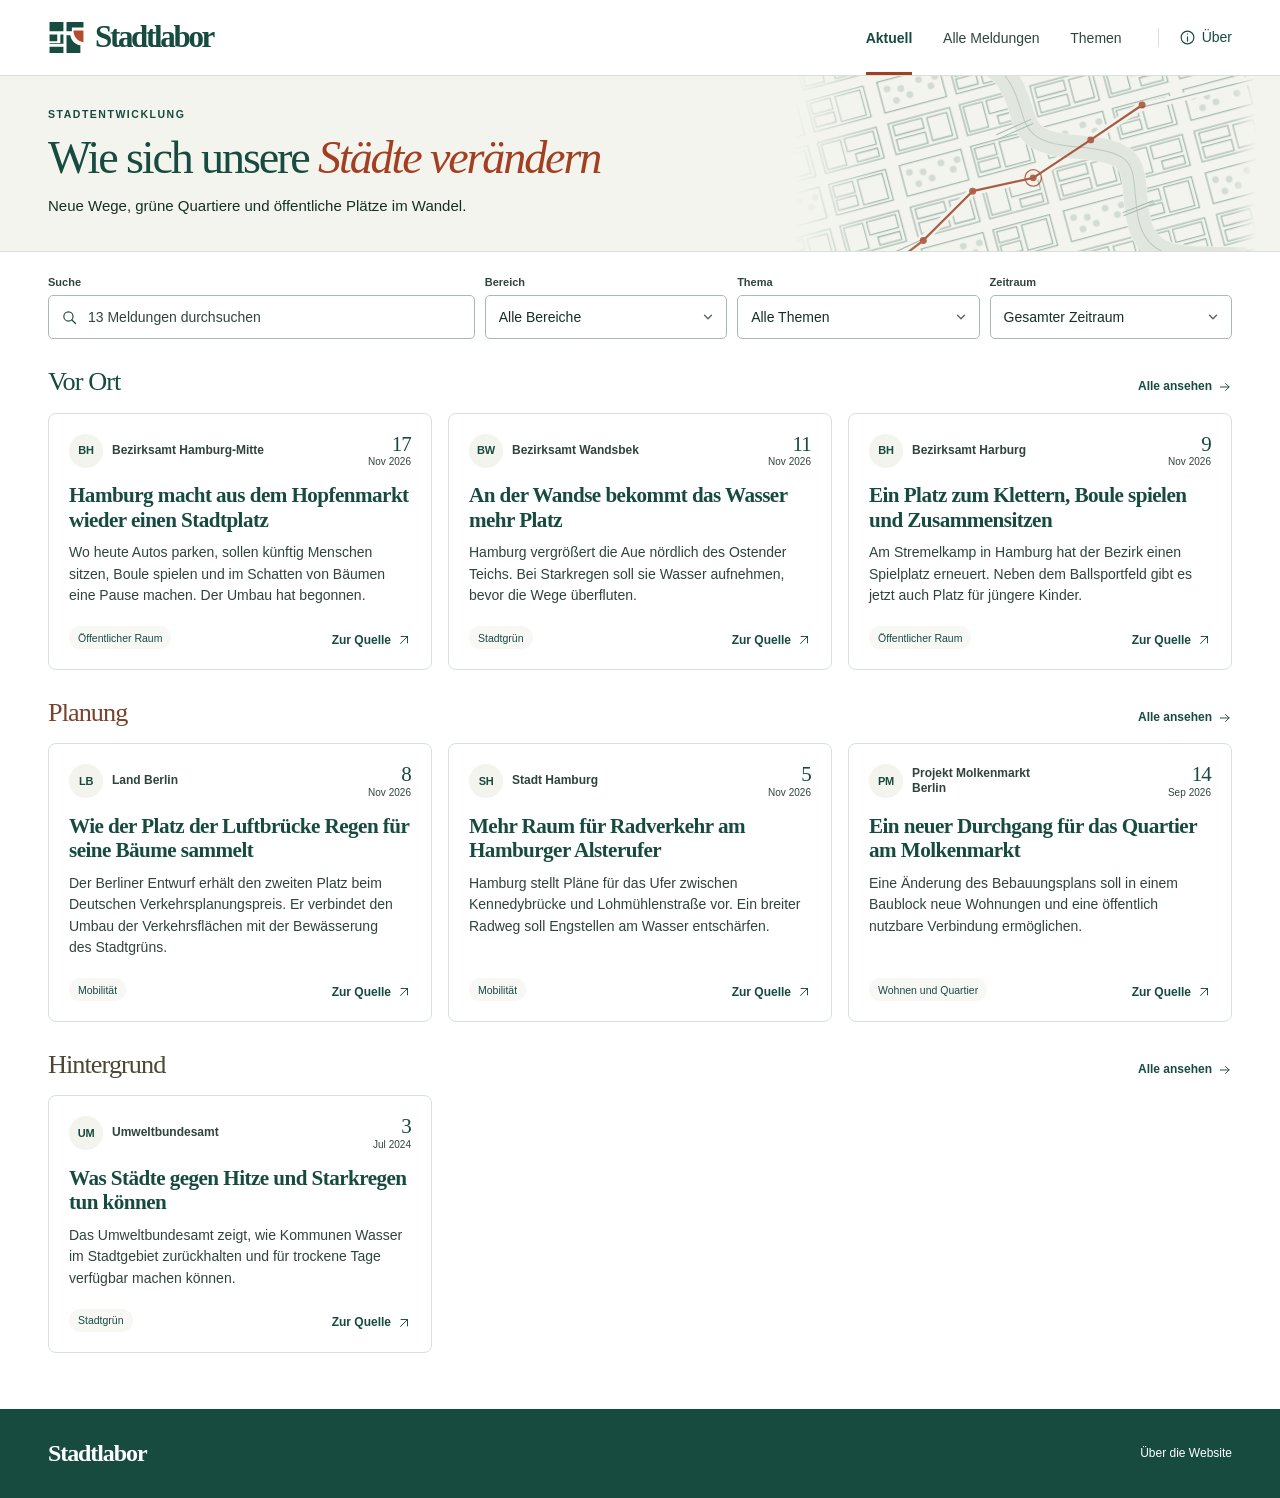
<file: index.html>
<!doctype html>
<html lang="de">
<head>
  <meta charset="utf-8">
  <meta name="viewport" content="width=device-width, initial-scale=1">
  <meta name="description" content="Aktuelle Meldungen und ihre Originalquellen nach Themen durchsuchen.">
  <meta name="theme-color" content="#144d42">
  <title>Newsfeed OS</title>
  <link rel="icon" id="site-icon" href="data:,">
  <link rel="stylesheet" href="assets/site.css">
  <script src="assets/app.js" type="module"></script>
</head>
<body>
  <a class="skip-link" href="#inhalt">Zum Inhalt</a>
  <div id="masthead"></div>
  <main id="inhalt" tabindex="-1">
    <div class="wrap"><p role="status">Meldungen werden geladen.</p></div>
  </main>
  <noscript><p>Bitte aktiviere JavaScript, um die Meldungen zu lesen.</p></noscript>
  <div id="colophon"></div>
</body>
</html>
</file>
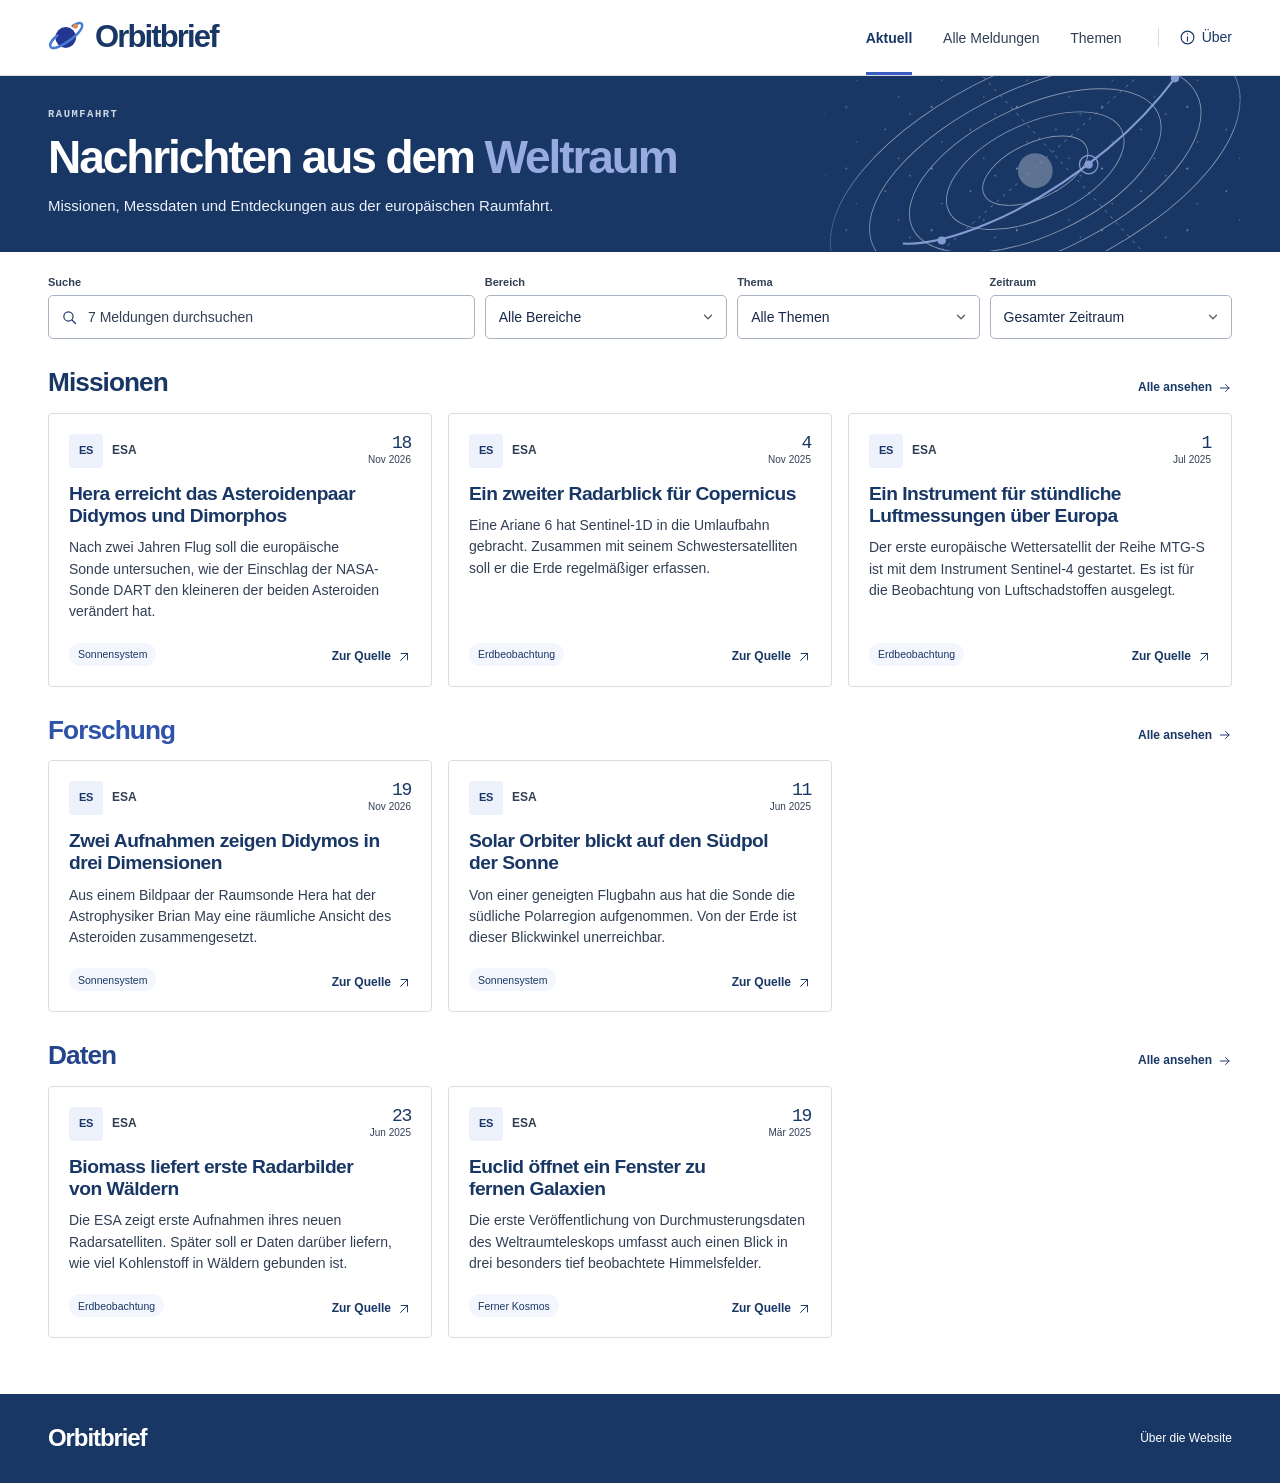
<file: docs/demos/Orbitbrief.html>
<!doctype html>
<html lang="de">
<head>
  <meta charset="utf-8">
  <meta name="viewport" content="width=device-width, initial-scale=1">
  <meta name="description" content="Missionen, Messdaten und Entdeckungen aus der europäischen Raumfahrt.">
  <meta name="theme-color" content="#193765">
  <title>Orbitbrief</title>
  <link rel="icon" id="site-icon" href="data:,">
  <style>
/* Profile tokens. The journal and atlas editions share their navigation and feed. */
:root {
  --primary: #174c40;
  --accent: #a84528;
  --ink: #172e29;
  --tint: #eff2e9;
  --paper: #fff;
  --surface: #fafaf7;
  --muted: color-mix(in srgb, var(--ink) 74%, #788078);
  --line: color-mix(in srgb, var(--primary) 17%, white);
  --strong-line: color-mix(in srgb, var(--primary) 38%, white);
  --soft: color-mix(in srgb, var(--tint) 62%, white);
  --display: "Spectral", Georgia, "Times New Roman", serif;
  --sans: "Inter", -apple-system, BlinkMacSystemFont, "Segoe UI", Arial, sans-serif;
  --mono: "IBM Plex Mono", ui-monospace, Menlo, Consolas, monospace;
  --content-width: 1200px;
  --radius: 8px;
  color-scheme: light;
  font-family: var(--sans);
  font-synthesis: none;
  color: var(--ink);
  background: var(--paper);
}

*, *::before, *::after { box-sizing: border-box; }
html { min-width: 0; }
body { margin: 0; min-height: 100vh; min-height: 100dvh; display: flex; flex-direction: column; }
main { flex: 1; }
a { color: inherit; text-decoration: none; }
a:focus-visible, button:focus-visible, input:focus-visible, select:focus-visible, [tabindex]:focus-visible {
  outline: 3px solid var(--accent);
  outline-offset: 3px;
}
button, input, select { font: inherit; color: inherit; }
button, select { cursor: pointer; }
img, svg { vertical-align: middle; }
img { max-width: 100%; }
h1, h2, h3, p { margin: 0; }
h1, h2, h3 { overflow-wrap: break-word; }
[hidden] { display: none !important; }
.icon { display: inline-block; width: 17px; height: 17px; flex: none; }
.wrap { width: min(calc(100% - 96px), var(--content-width)); margin-inline: auto; }

.skip-link {
  position: absolute; z-index: 10; left: 14px; top: 10px; transform: translateY(-155%);
  padding: 10px 16px; border-radius: 4px; background: var(--primary); color: white;
}
.skip-link:focus { transform: none; }

.site-header { position: relative; z-index: 1; background: var(--paper); border-bottom: 1px solid var(--line); }
.header-inner { min-height: 75px; display: flex; align-items: center; gap: 36px; }
.brand { display: inline-flex; gap: 10px; align-items: center; width: fit-content; min-width: 0; color: var(--primary); }
.brand-mark { width: 37px; height: 37px; object-fit: contain; flex: none; }
.brand-wordmark, .brand-mark.brand-wordmark { width: auto; height: 36px; max-width: min(300px,100%); object-fit: contain; }
.brand-name { font: 700 31px/.98 var(--display); letter-spacing: -.075em; }
.main-nav { margin-left: auto; display: flex; gap: clamp(16px, 2.4vw, 36px); align-items: stretch; align-self: stretch; }
.main-nav a, .about-link { display: inline-flex; align-items: center; justify-content: center; white-space: nowrap; font-size: 14px; line-height: 1.25; font-weight: 540; }
.main-nav a { position: relative; padding: 3px 0 0; color: var(--muted); }
.main-nav a:hover, .about-link:hover { color: var(--accent); }
.main-nav [aria-current="page"] { color: var(--primary); font-weight: 680; }
.main-nav [aria-current="page"]::after { position: absolute; content: ""; height: 3px; background: var(--accent); inset: auto 0 0; }
.about-link { min-height: 44px; gap: 6px; color: var(--primary); }
.about-link::before { content: ""; width: 1px; height: 19px; background: var(--line); margin-right: 14px; }
.about-link[aria-current="page"] { color: var(--accent); }

.hero { position: relative; overflow: hidden; background: var(--tint); border-bottom: 1px solid var(--line); }
.hero-inner { position: relative; isolation: isolate; display: flex; align-items: center; min-height: 175px; padding-block: 27px 30px; }
.hero-copy { position: relative; z-index: 1; width: 68%; }
.eyebrow {
  margin: 0 0 12px; color: var(--primary); font: 670 10.5px/1.4 var(--sans);
  text-transform: uppercase; letter-spacing: .145em;
}
h1, .hero h1 { color: var(--primary); font: 500 clamp(37px, 3.6vw, 56px)/1.04 var(--display); letter-spacing: -.046em; }
.hero h1 em { color: var(--accent); font-weight: inherit; }
.intro { margin-top: 12px; max-width: 61ch; color: var(--ink); font-size: 15px; line-height: 1.55; }
.hero-art { position: absolute; z-index: 0; inset: 0 -2% 0 auto; width: 39%; overflow: hidden; pointer-events: none; mask-image: linear-gradient(to right, transparent 0%, black 18%, black 95%, transparent 100%); }
:root:not([data-artwork="stadtplan"]):not([data-artwork="umlaufbahn"]) .hero-art { display: none; }
:root:not([data-artwork="stadtplan"]):not([data-artwork="umlaufbahn"]) .hero-copy { width: 100%; }
.hero-art::before, .hero-art::after { position: absolute; content: ""; inset: -10% 0; mask-size: cover; mask-position: center; mask-repeat: no-repeat; }
.hero-art::before { background: var(--primary); opacity: .34; }
.hero-art::after { background: var(--accent); opacity: .78; }

.main-content { padding-block: 23px 56px; }
.filterbar { display: grid; grid-template-columns: minmax(230px, 1.76fr) repeat(3, minmax(0,1fr)); gap: 10px; align-items: end; }
.field { display: flex; flex-direction: column; min-width: 0; gap: 5px; }
.field-label { color: var(--muted); font: 600 11px/1.4 var(--sans); }
.input-wrap { position: relative; display: flex; align-items: center; min-width: 0; }
.input-wrap > .icon { position: absolute; z-index: 1; left: 13px; pointer-events: none; color: var(--primary); width: 17px; height: 17px; }
.field input, .field select, .date-fields input {
  display: block; min-width: 0; width: 100%; height: 44px; padding: 10px 13px;
  border: 1px solid var(--strong-line); border-radius: 5px; background: var(--paper);
  font: 520 14px/1.3 var(--sans); color: var(--ink);
}
.field select { appearance: none; padding-right: 34px; background-image: url("data:image/svg+xml,%3Csvg xmlns='http://www.w3.org/2000/svg' viewBox='0 0 16 16' fill='none' stroke='%23566160' stroke-width='1.5' stroke-linecap='round' stroke-linejoin='round'%3E%3Cpath d='m4 6 4 4 4-4'/%3E%3C/svg%3E"); background-position: right 11px center; background-size: 14px; background-repeat: no-repeat; }
.input-wrap:has(select) > .icon { display: none; }
.search-field .input-wrap input { padding-left: 39px; font-weight: 400; }
.field input::placeholder { color: var(--muted); opacity: 1; }
.field:focus-within .field-label { color: var(--accent); }
.field input:hover, .field select:hover { border-color: var(--primary); }
.date-fields { display: grid; grid-template-columns: repeat(2,minmax(0,155px)); gap: 10px; align-items: end; margin-top: 12px; }
.date-fields label { min-width: 0; }

.active-filters, .tag-list { display: flex; flex-wrap: wrap; align-items: center; gap: 7px; }
.active-filters { margin-top: 13px; color: var(--muted); font-size: 12px; line-height: 1.5; }
.tag, .active-filters a {
  display: inline-flex; align-items: center; gap: 6px; max-width: 100%;
  min-height: 27px; padding: 4px 10px; border: 1px solid var(--line); border-radius: 99px;
  font: 530 11px/1.35 var(--sans); color: var(--primary); background: var(--soft);
}
.tag:hover, .active-filters a:hover { border-color: var(--strong-line); background: var(--tint); }
.active-filters a { background: var(--tint); border-color: var(--strong-line); }
.active-filters svg { width: 12px; height: 12px; }
.result-count { color: var(--muted); font: 510 12px/1.5 var(--sans); }

.news-section { margin-top: 28px; }
.section-heading { display: flex; align-items: baseline; justify-content: space-between; gap: 14px; margin-bottom: 15px; }
.section-heading h2 { color: var(--primary); font: 500 clamp(25px,2.05vw,32px)/1.15 var(--display); letter-spacing: -.036em; }
.news-section:nth-of-type(3n + 2) .section-heading h2 { color: color-mix(in srgb, var(--primary) 30%, var(--accent)); }
.news-section:nth-of-type(3n) .section-heading h2 { color: color-mix(in srgb, var(--primary) 62%, var(--accent)); }
.more-link, .back-link, .source-link, .topic-meta { display: inline-flex; align-items: center; gap: 6px; color: var(--primary); font: 630 12px/1.45 var(--sans); }
.more-link:hover, .back-link:hover, .source-link:hover { text-decoration: underline; text-underline-offset: 3px; }
.more-link .icon, .back-link .icon, .source-link .icon { width: 14px; height: 14px; }
.card-grid, .topic-grid { display: grid; grid-template-columns: repeat(3, minmax(0,1fr)); gap: 16px; }
.news-card, .topic-card {
  min-width: 0; background: var(--paper); border: 1px solid var(--line);
  border-radius: var(--radius); color: var(--ink);
}
.news-card { display: flex; flex-direction: column; padding: 20px; }
.card-meta { display: flex; align-items: flex-start; gap: 8px; justify-content: space-between; margin-bottom: 15px; }
.source-identity { display: inline-flex; align-items: center; gap: 9px; min-width: 0; color: var(--muted); font-size: 12px; line-height: 1.3; }
.source-mark { display: inline-flex; align-items: center; justify-content: center; flex: none; width: 34px; height: 34px; border-radius: 50%; background: var(--tint); color: var(--primary); font: 620 11px/1 var(--sans); letter-spacing: -.025em; }
.source-name { min-width: 0; max-width: 23ch; font-weight: 560; }
.date-block { flex: none; display: inline-flex; flex-direction: column; align-items: flex-end; justify-content: center; gap: 2px; color: var(--muted); white-space: nowrap; }
.date-block strong { color: var(--primary); font: 500 21px/.97 var(--display); letter-spacing: -.04em; }
.date-block span { font: 510 10px/1.2 var(--sans); }
.date-block > span { display: inline-flex; align-items: baseline; gap: 3px; }
.news-card :is(h2,h3) { color: var(--primary); font: 550 clamp(20px, 1.65vw, 25px)/1.17 var(--display); letter-spacing: -.026em; text-wrap: pretty; }
.news-card :is(h2,h3) a:hover { color: var(--accent); text-decoration: underline; text-decoration-thickness: 1px; text-underline-offset: 3px; }
.card-summary { margin-top: 10px; color: var(--muted); font: 400 14px/1.52 var(--sans); text-wrap: pretty; }
.card-foot { display: flex; align-items: flex-end; flex-wrap: wrap; justify-content: space-between; gap: 12px; margin-top: auto; padding-top: 20px; }
.card-foot .tag-list { gap: 5px; }
.tag { border-color: transparent; padding: 3px 8px; min-height: 23px; font-size: 10.5px; }
.source-link { flex: none; }
.archive-tools, .pagination { display: flex; flex-wrap: wrap; align-items: center; gap: 10px; }
.archive-tools { margin: 23px 0 14px; justify-content: space-between; }
.view-switch { display: inline-flex; border: 1px solid var(--line); border-radius: 6px; padding: 3px; gap: 2px; background: var(--soft); }
.view-switch a { display: inline-flex; align-items: center; gap: 6px; min-height: 32px; padding: 5px 10px; border-radius: 4px; color: var(--muted); font: 550 12px/1.3 var(--sans); }
.view-switch [aria-pressed="true"], .view-switch [aria-current="true"] { background: var(--paper); color: var(--primary); box-shadow: 0 0 0 1px var(--line); }
.view-switch .icon { width: 15px; height: 15px; }
.archive-list { border-top: 1px solid var(--line); }
.archive-list .news-card { display: grid; grid-template-columns: minmax(140px, .52fr) minmax(230px,1.5fr) minmax(140px,.6fr); column-gap: 24px; padding: 20px 0; border: 0; border-bottom: 1px solid var(--line); border-radius: 0; }
.archive-list .card-meta { grid-column: 1; grid-row: 1 / span 2; flex-direction: column-reverse; justify-content: center; align-items: flex-start; gap: 9px; margin: 0; }
.archive-list .date-block { align-items: baseline; flex-direction: row; gap: 4px; }
.archive-list .date-block span { font-size: 12px; }
.archive-list .date-block strong { font-size: 20px; }
.archive-list .source-mark { display: none; }
.archive-list .card-foot { grid-column: 3; grid-row: 1 / span 2; margin: 0; padding: 0; flex-direction: column; align-items: flex-start; justify-content: center; gap: 8px; }
.archive-list .news-card :is(h2,h3), .archive-list .card-summary { grid-column: 2; }
.archive-list .card-summary { margin-top: 6px; }
.pagination { justify-content: center; margin-top: 24px; color: var(--muted); font-size: 13px; }
.button, .pagination a {
  display: inline-flex; align-items: center; justify-content: center; gap: 9px; width: fit-content;
  min-height: 43px; padding: 10px 15px; border: 1px solid var(--primary); border-radius: 5px;
  color: var(--paper); background: var(--primary); font: 620 13px/1.4 var(--sans);
}
.button:hover, .pagination a:hover { filter: brightness(1.13); }
.pagination a { background: var(--paper); color: var(--primary); }

.topic-card { display: flex; flex-direction: column; align-items: flex-start; padding: 22px; }
.topic-card:hover { border-color: var(--strong-line); background: var(--soft); }
.topic-icon { display: inline-grid; place-items: center; width: 44px; height: 44px; border-radius: 50%; margin-bottom: 21px; color: var(--primary); background: var(--tint); }
.topic-icon .icon, .topic-icon svg { width: 22px; height: 22px; }
.topic-card h2 { color: var(--primary); font: 550 26px/1.12 var(--display); letter-spacing: -.03em; }
.topic-card p { margin-top: 9px; color: var(--muted); font-size: 14px; line-height: 1.5; }
.topic-meta { display: flex; width: 100%; justify-content: space-between; margin-top: auto; padding-top: 21px; font-size: 12px; }
.topic-meta svg { width: 15px; height: 15px; }
.back-link { min-height: 36px; margin-bottom: 11px; }
.detail-article, .about-panel { width: min(100%, 760px); margin-inline: auto; }
.detail-article h1, .about-panel h1 { font-size: clamp(33px,3.65vw,52px); line-height: 1.1; text-wrap: pretty; }
.detail-meta { display: flex; flex-wrap: wrap; align-items: center; gap: 8px 13px; color: var(--muted); font-size: 13px; }
.detail-article .tag-list { margin-block: 18px; }
.detail-body, .about-panel { color: var(--ink); font-size: 16px; line-height: 1.7; }
.detail-body p + p, .about-panel p + p { margin-top: 13px; }
.detail-body a, .about-panel p a { color: var(--primary); text-decoration: underline; text-underline-offset: 3px; }
.detail-article .button, .about-panel .button { margin-block: 22px; }
.empty-state { padding: 30px 0; max-width: 65ch; }
.empty-state h2, .about-panel h2 { font: 530 28px/1.2 var(--display); color: var(--primary); letter-spacing: -.03em; }
.empty-state p { margin-block: 8px 16px; line-height: 1.55; color: var(--muted); }
.site-footer { background: var(--primary); color: white; }
.footer-inner { display: flex; align-items: center; justify-content: space-between; gap: 24px; padding-block: 27px; }
.footer-inner .brand, .footer-inner strong { color: white; }
.footer-inner .brand-mark { filter: brightness(0) invert(1); width: 29px; height: 29px; }
.footer-inner .brand-name, .footer-inner > strong { font: 600 24px/1.1 var(--display); letter-spacing: -.05em; }
.footer-inner p { margin-top: 6px; font-size: 12px; line-height: 1.5; color: color-mix(in srgb, white 87%,var(--primary)); }
.footer-inner nav { display: flex; flex-wrap: wrap; gap: 5px 21px; }
.footer-inner nav a { display: inline-flex; align-items: center; min-height: 35px; color: white; font-size: 12px; line-height: 1.45; }
.footer-inner a:hover { text-decoration: underline; text-underline-offset: 3px; }

/* Atlas: a technical edition with a dark sky masthead and a humanist sans. */
:root[data-style="atlas"] {
  --display: "Barlow", "Inter", -apple-system, BlinkMacSystemFont, "Segoe UI", Arial, sans-serif;
  --radius: 4px;
}
[data-style="atlas"] .brand-name { font-weight: 750; letter-spacing: -.06em; }
[data-style="atlas"] .hero { background: var(--primary); border-bottom-color: var(--primary); }
[data-style="atlas"] .hero :is(.eyebrow,h1) { color: white; }
[data-style="atlas"] .hero h1 em { color: color-mix(in srgb, var(--accent) 52%, white); font-style: normal; }
[data-style="atlas"] .hero h1 { font-weight: 650; }
[data-style="atlas"] .hero .eyebrow { font-family: var(--mono); color: color-mix(in srgb, var(--tint) 86%, var(--primary)); }
[data-style="atlas"] .hero .intro { color: var(--tint); }
[data-style="atlas"] .hero-art::before { background: white; opacity: .47; }
[data-style="atlas"] .hero-art::after { background: color-mix(in srgb,var(--accent) 55%, white); opacity: .9; }
[data-style="atlas"] .news-card :is(h2,h3) { font-size: clamp(18px,1.5vw,23px); font-weight: 640; }
[data-style="atlas"] .source-mark, [data-style="atlas"] .topic-icon { border-radius: 4px; }
[data-style="atlas"] .section-heading h2, [data-style="atlas"] .topic-card h2 { font-weight: 630; }
[data-style="atlas"] .date-block strong { font: 520 18px/1 var(--mono); letter-spacing: -.07em; }

@media (min-width: 1540px) { .hero-art { right: -1%; } }
@media (max-width: 1050px) {
  .wrap { width: calc(100% - 56px); }
  .header-inner { gap: 22px; }
  .card-grid, .topic-grid { gap: 12px; }
  .news-card, .topic-card { padding: 16px; }
  .archive-list .news-card { grid-template-columns: minmax(130px,.5fr) minmax(220px,1.4fr) minmax(120px,.58fr); gap: 0 15px; }
}
@media (max-width: 850px) {
  .card-grid, .topic-grid { grid-template-columns: repeat(2,minmax(0,1fr)); }
  .hero-copy { width: 74%; }
  .hero-art { width: 35%; }
  .filterbar { grid-template-columns: minmax(180px,1.4fr) repeat(3,minmax(0,1fr)); }
  .archive-list .news-card { grid-template-columns: minmax(110px,.4fr) minmax(0,1.6fr); }
  .archive-list .card-foot { grid-column: 2; grid-row: 3; flex-direction: row; align-items: center; justify-content: flex-start; padding-top: 11px; }
}
@media (max-width: 650px) {
  .wrap { width: calc(100% - 32px); }
  .header-inner { min-height: auto; flex-wrap: wrap; gap: 0 12px; padding-top: 10px; }
  .header-inner .brand { margin-right: auto; min-height: 36px; gap: 7px; }
  .brand-mark { width: 29px; height: 29px; }
  .brand-wordmark, .brand-mark.brand-wordmark { width: auto; height: 30px; max-width: min(230px,58vw); }
  .brand-name { font-size: 25px; }
  .header-inner .about-link { margin-left: auto; min-height: 36px; font-size: 12px; }
  .about-link::before { display: none; }
  .main-nav { order: 3; width: 100%; margin: 2px 0 0; gap: 24px; }
  .main-nav a { min-height: 39px; padding-top: 0; font-size: 13px; }
  .main-nav [aria-current="page"]::after { height: 2px; }
  .hero-inner { min-height: 128px; padding-block: 18px; }
  .hero-copy { width: 87%; }
  .hero-art { width: 29%; right: -8%; opacity: .53; mask-image: linear-gradient(to right,transparent,black 65%); }
  h1, .hero h1 { font-size: clamp(27px,6.6vw,37px); line-height: 1.08; }
  .hero .eyebrow { margin-bottom: 7px; font-size: 9px; }
  .intro { font-size: 13px; line-height: 1.45; margin-top: 6px; }
  .main-content { padding-block: 16px 34px; }
  .filterbar { grid-template-columns: repeat(3,minmax(0,1fr)); gap: 7px; }
  .field { gap: 3px; }
  .field-label { font-size: 10px; }
  .search-field { grid-column: 1/-1; }
  .search-field > .field-label { position: absolute; width: 1px; height: 1px; overflow: hidden; clip-path: inset(50%); }
  .search-field input { font-size: 16px; }
  .select-field { position: relative; }
  .select-field .field-label { position: absolute; z-index: 1; left: 9px; top: 50%; transform: translateY(-50%); pointer-events: none; color: var(--ink); font-size: 12px; }
  .select-field select { color: transparent; }
  .select-field:has(option:checked:not([value=""])) select { background-color: var(--tint); border-color: var(--strong-line); }
  .select-field option { color: var(--ink); }
  .field select { padding: 9px 22px 9px 8px; background-position: right 5px center; background-size: 12px; font-size: 12px; }
  .active-filters { margin-top: 9px; gap: 5px; }
  .active-filters a { min-height: 30px; }
  .news-section { margin-top: 20px; }
  .section-heading { margin-bottom: 11px; }
  .section-heading h2 { font-size: 25px; }
  .news-card { padding: 17px; }
  .news-card :is(h2,h3) { font-size: 22px; }
  .card-meta { margin-bottom: 13px; }
  .card-foot { padding-top: 16px; }
  .topic-card { padding: 17px; }
  .topic-card h2 { font-size: 22px; }
  .topic-icon { width: 36px; height: 36px; margin-bottom: 13px; }
  .topic-meta { padding-top: 15px; }
  .archive-tools { margin: 15px 0 10px; }
  .archive-list .news-card { display: flex; align-items: stretch; gap: 0; }
  .archive-list .card-meta { flex-direction: row; align-items: center; justify-content: space-between; margin: 0 0 8px; }
  .archive-list .date-block strong, [data-style="atlas"] .archive-list .date-block strong { font: 600 12px/1.3 var(--sans); }
  .archive-list .date-block span { font-size: 11px; }
  .archive-list .card-foot { flex-direction: row; justify-content: space-between; }
  .footer-inner { align-items: flex-start; flex-direction: column; gap: 12px; padding-block: 22px; }
}
@media (max-width: 520px) {
  .card-grid, .topic-grid { grid-template-columns: minmax(0,1fr); }
  .topic-card { display: grid; grid-template-columns: 38px minmax(0,1fr); column-gap: 12px; }
  .topic-icon { grid-column: 1; grid-row: 1/span 3; margin: 0; }
  .topic-card h2, .topic-card p, .topic-card .topic-meta { grid-column: 2; }
  .topic-card p { margin-top: 5px; }
  .topic-meta { padding-top: 10px; }
}
@media (max-width: 355px) { .wrap { width: calc(100% - 24px); } .main-nav { gap: 16px; } }
@media (prefers-reduced-motion: reduce) { html { scroll-behavior: auto; } }


.sr-only { position: absolute; width: 1px; height: 1px; margin: -1px; padding: 0; border: 0; overflow: hidden; clip-path: inset(50%); white-space: nowrap; }
.date-fields { grid-column: 1/-1; margin-top: 2px; }
.archive-actions { display: flex; flex-wrap: wrap; align-items: center; gap: 10px 19px; }
.sort-link { display: inline-flex; align-items: center; min-height: 36px; font: 540 12px/1.4 var(--sans); color: var(--muted); }
.sort-link:hover, .reset-link:hover { text-decoration: underline; text-underline-offset: 3px; }
.active-filters .reset-link { border-color: transparent; background: transparent; }
.topic-actions { margin-top: 22px; }
.footer-name { font: 600 24px/1.2 var(--display); letter-spacing: -.045em; }
.detail-wrap > .back-link { display: flex; width: min(100%,760px); margin: 0 auto 19px; }
.detail-meta { justify-content: space-between; border-bottom: 1px solid var(--line); padding-bottom: 17px; margin-bottom: 20px; }
.detail-meta time { font: 520 12px/1.5 var(--sans); }
.detail-article .eyebrow { color: var(--accent); }
.detail-lead { font: 460 clamp(18px,1.65vw,23px)/1.48 var(--display); margin-top: 20px; color: var(--primary); }
.detail-body { margin: 24px 0 20px; }
.detail-source { margin-top: 18px; border-top: 1px solid var(--line); }
.about-panel { margin-block: 12px 32px; }
.about-panel h2 { margin: 0 0 10px; }
.about-panel p + h2 { margin-top: 26px; }
#results > .result-count:not(.sr-only) { margin-top: 18px; }
#inhalt:focus { outline: none; }
@media (max-width: 650px) {
  .archive-actions { gap: 5px 12px; }
  .archive-tools { column-gap: 8px; }
  .detail-wrap > .back-link { margin-bottom: 12px; }
  .detail-meta { padding-bottom: 11px; margin-bottom: 15px; }
}

/* Local vector artwork keeps the example mastheads independent of image services. */
[data-artwork="stadtplan"] .hero-art::before { mask-image: url("data:image/svg+xml,%3Csvg%20xmlns%3D%22http%3A//www.w3.org/2000/svg%22%20viewBox%3D%220%200%20450%20205%22%20fill%3D%22none%22%3E%3Cdefs%3E%3Cpattern%20id%3D%22grid%22%20width%3D%22143%22%20height%3D%2284%22%20patternUnits%3D%22userSpaceOnUse%22%20patternTransform%3D%22rotate%28-15%29%22%3E%3Cpath%20d%3D%22M1%201h59v31H1zM4%204h19v25H4zM27%204h29v13H27zM34%2021h22v8H34zM72%201h62v31H72zM76%204h29v10H76zM76%2018h29v11H76zM110%205h20v23h-20zM1%2043h57v31H1zM4%2046h20v11H4zM4%2060h20v10H4zM29%2046h25v25H29zM72%2043h62v31H72z%22%20stroke%3D%22black%22%20stroke-width%3D%221.25%22%20/%3E%3Cg%20fill%3D%22black%22%20opacity%3D%22.4%22%3E%3Ccircle%20cx%3D%2280%22%20cy%3D%2252%22%20r%3D%223.3%22/%3E%3Ccircle%20cx%3D%2286%22%20cy%3D%2265%22%20r%3D%223.3%22/%3E%3Ccircle%20cx%3D%2293%22%20cy%3D%2255%22%20r%3D%223.3%22/%3E%3Ccircle%20cx%3D%22100%22%20cy%3D%2263%22%20r%3D%223.3%22/%3E%3Ccircle%20cx%3D%22112%22%20cy%3D%2251%22%20r%3D%223.3%22/%3E%3Ccircle%20cx%3D%22122%22%20cy%3D%2260%22%20r%3D%223.3%22/%3E%3Ccircle%20cx%3D%22128%22%20cy%3D%2252%22%20r%3D%223.3%22/%3E%3C/g%3E%3C/pattern%3E%3Cmask%20id%3D%22cut%22%3E%3Crect%20width%3D%22100%25%22%20height%3D%22100%25%22%20fill%3D%22white%22/%3E%3Cpath%20d%3D%22M70-30c50%2031%20114%2015%20138%2050s2%2061%2068%2066%2051%2022%2059%2068%2048%2040%20106%2041%22%20stroke%3D%22black%22%20stroke-width%3D%2224%22%20/%3E%3Cpath%20d%3D%22M30%20220l97-45%2047-46%2059-13%20102-68%20125-31%22%20stroke%3D%22black%22%20stroke-width%3D%228%22%20/%3E%3C/mask%3E%3C/defs%3E%3Crect%20width%3D%22450%22%20height%3D%22205%22%20fill%3D%22url%28%23grid%29%22%20mask%3D%22url%28%23cut%29%22/%3E%3Cpath%20d%3D%22M70-30c50%2031%20114%2015%20138%2050s2%2061%2068%2066%2051%2022%2059%2068%2048%2040%20106%2041%22%20stroke%3D%22black%22%20stroke-width%3D%2223%22%20opacity%3D%22.22%22/%3E%3Cpath%20d%3D%22M70-30c50%2031%20114%2015%20138%2050s2%2061%2068%2066%2051%2022%2059%2068%2048%2040%20106%2041%22%20stroke%3D%22black%22%20stroke-width%3D%221%22%20opacity%3D%22.65%22/%3E%3Cpath%20d%3D%22M30%20220l97-45%2047-46%2059-13%20102-68%20125-31%22%20stroke%3D%22black%22%20stroke-width%3D%221.2%22%20/%3E%3Cpath%20d%3D%22M197%2074l34-15m-32%2019%2034-15m87%2087%2030-12m-29%2015%2030-12%22%20stroke%3D%22black%22%20stroke-width%3D%221%22%20/%3E%3C/svg%3E"); }
[data-artwork="stadtplan"] .hero-art::after { mask-image: url("data:image/svg+xml,%3Csvg%20xmlns%3D%22http%3A//www.w3.org/2000/svg%22%20viewBox%3D%220%200%20450%20205%22%20fill%3D%22none%22%3E%3Cpath%20d%3D%22M92%20203l34-26%2048-48%2059-13%2056-37%2050-34%22%20stroke%3D%22black%22%20stroke-width%3D%222.2%22%20stroke-linejoin%3D%22round%22%20stroke-linecap%3D%22round%22/%3E%3Ccircle%20cx%3D%22126%22%20cy%3D%22177%22%20r%3D%223.4%22%20fill%3D%22black%22/%3E%3Ccircle%20cx%3D%22174%22%20cy%3D%22129%22%20r%3D%223.4%22%20fill%3D%22black%22/%3E%3Ccircle%20cx%3D%22233%22%20cy%3D%22116%22%20r%3D%223.4%22%20fill%3D%22black%22/%3E%3Ccircle%20cx%3D%22289%22%20cy%3D%2279%22%20r%3D%223.4%22%20fill%3D%22black%22/%3E%3Ccircle%20cx%3D%22339%22%20cy%3D%2245%22%20r%3D%223.4%22%20fill%3D%22black%22/%3E%3Ccircle%20cx%3D%22233%22%20cy%3D%22116%22%20r%3D%228%22%20stroke%3D%22black%22%20stroke-width%3D%221.3%22/%3E%3C/svg%3E"); }
[data-artwork="umlaufbahn"] .hero-art::before { mask-image: url("data:image/svg+xml,%3Csvg%20xmlns%3D%22http%3A//www.w3.org/2000/svg%22%20viewBox%3D%220%200%20450%20205%22%20fill%3D%22none%22%3E%3Cdefs%3E%3Cpattern%20id%3D%22sky%22%20width%3D%2283%22%20height%3D%2260%22%20patternUnits%3D%22userSpaceOnUse%22%3E%3Cg%20fill%3D%22black%22%3E%3Ccircle%20cx%3D%226%22%20cy%3D%229%22%20r%3D%220.75%22/%3E%3Ccircle%20cx%3D%2251%22%20cy%3D%2247%22%20r%3D%220.95%22/%3E%3Ccircle%20cx%3D%2261%22%20cy%3D%2221%22%20r%3D%220.65%22/%3E%3Ccircle%20cx%3D%2230%22%20cy%3D%2254%22%20r%3D%220.7%22/%3E%3Ccircle%20cx%3D%2219%22%20cy%3D%2237%22%20r%3D%220.65%22/%3E%3C/g%3E%3C/pattern%3E%3C/defs%3E%3Crect%20width%3D%22450%22%20height%3D%22205%22%20fill%3D%22url%28%23sky%29%22/%3E%3Cg%20stroke%3D%22black%22%20stroke-width%3D%22.88%22%20transform%3D%22rotate%28-25%20235%20109%29%22%3E%3Cellipse%20cx%3D%22235%22%20cy%3D%22109%22%20rx%3D%2255%22%20ry%3D%2227%22/%3E%3Cellipse%20cx%3D%22235%22%20cy%3D%22109%22%20rx%3D%2293%22%20ry%3D%2246%22/%3E%3Cellipse%20cx%3D%22235%22%20cy%3D%22109%22%20rx%3D%22132%22%20ry%3D%2263%22/%3E%3Cellipse%20cx%3D%22235%22%20cy%3D%22109%22%20rx%3D%22174%22%20ry%3D%2281%22/%3E%3Cellipse%20cx%3D%22235%22%20cy%3D%22109%22%20rx%3D%22215%22%20ry%3D%22101%22/%3E%3C/g%3E%3Ccircle%20cx%3D%22235%22%20cy%3D%22109%22%20r%3D%2217%22%20fill%3D%22black%22%20opacity%3D%22.64%22/%3E%3Cpath%20d%3D%22M90%20235%20372-16m-220-2%20215%20236%22%20stroke%3D%22black%22%20stroke-width%3D%220.7%22%20stroke-dasharray%3D%223%205%22/%3E%3C/svg%3E"); }
[data-artwork="umlaufbahn"] .hero-art::after { mask-image: url("data:image/svg+xml,%3Csvg%20xmlns%3D%22http%3A//www.w3.org/2000/svg%22%20viewBox%3D%220%200%20450%20205%22%20fill%3D%22none%22%3E%3Cpath%20d%3D%22M106%20180c36%202%20115-22%20199-92%2029-24%2057-54%2080-89%22%20stroke%3D%22black%22%20stroke-width%3D%222%22%20/%3E%3Ccircle%20cx%3D%22144%22%20cy%3D%22177%22%20r%3D%224%22%20fill%3D%22black%22/%3E%3Ccircle%20cx%3D%22287%22%20cy%3D%22103%22%20r%3D%224%22%20fill%3D%22black%22/%3E%3Ccircle%20cx%3D%22371%22%20cy%3D%2219%22%20r%3D%224%22%20fill%3D%22black%22/%3E%3Ccircle%20cx%3D%22287%22%20cy%3D%22103%22%20r%3D%229%22%20stroke%3D%22black%22%20stroke-width%3D%221.2%22/%3E%3C/svg%3E"); }
</style>
  <script type="application/json" id="embedded-edition">{"profile":{"name":"Orbitbrief","logo":"[data-uri]","kicker":"Raumfahrt","headline":"Nachrichten aus dem","highlight":"Weltraum","intro":"Missionen, Messdaten und Entdeckungen aus der europ\u00e4ischen Raumfahrt.","about":"Orbitbrief verfolgt europ\u00e4ische Raumfahrtmissionen. Zu jeder Meldung l\u00e4sst sich nachlesen, welche Beobachtung bereits vorliegt und welche Fragen die Mission als N\u00e4chstes untersucht.","publisher":"Orbitbrief (Beispielredaktion)","theme":{"style":"atlas","artwork":"umlaufbahn","primary":"#193765","accent":"#375dc3","tint":"#edf1fb","ink":"#182848"},"sections":[{"id":"mission","label":"Missionen"},{"id":"forschung","label":"Forschung"},{"id":"daten","label":"Daten"}],"topics":[{"id":"sonnensystem","label":"Sonnensystem","description":"Begegnungen mit Asteroiden und neue Perspektiven auf die Sonne.","icon":"orbit"},{"id":"erde","label":"Erdbeobachtung","description":"Was Satelliten \u00fcber die Atmosph\u00e4re, W\u00e4lder und Meere verraten.","icon":"globe"},{"id":"kosmos","label":"Ferner Kosmos","description":"Weltraumteleskope beobachten Galaxien und ihre Entwicklung.","icon":"telescope"},{"id":"beobachtung","label":"Bildgebung","description":"Wie Instrumente aus Messwerten Bilder machen.","icon":"sun"}],"feed":"feeds/orbit.json"},"items":[{"id":"didymos-in-3d","title":"Zwei Aufnahmen zeigen Didymos in drei Dimensionen","summary":"Aus einem Bildpaar der Raumsonde Hera hat der Astrophysiker Brian May eine r\u00e4umliche Ansicht des Asteroiden zusammengesetzt.","body":"Die Aufnahmen entstanden am 6. November aus rund 30 Kilometern Entfernung. In der r\u00e4umlichen Darstellung l\u00e4sst sich der glatte R\u00fccken am \u00c4quator von der steinigen Umgebung unterscheiden.","date":"2026-11-19","section":"forschung","topics":["sonnensystem","beobachtung"],"source":{"name":"ESA","url":"https://www.esa.int/articles/about-us/directorates/operations/space-safety/hera/sir-brian-may-adds-new-dimension-to-hera-asteroid"}},{"id":"hera-am-ziel","title":"Hera erreicht das Asteroidenpaar Didymos und Dimorphos","summary":"Nach zwei Jahren Flug soll die europ\u00e4ische Sonde untersuchen, wie der Einschlag der NASA-Sonde DART den kleineren der beiden Asteroiden ver\u00e4ndert hat.","body":"F\u00fcr den 25. November k\u00fcndigte die ESA an, erste Nahaufnahmen von Dimorphos zu zeigen. Die Messungen sollen helfen, die Wirkung einer gezielten Ablenkung von Asteroiden besser abzusch\u00e4tzen.","date":"2026-11-18","section":"mission","topics":["sonnensystem"],"source":{"name":"ESA","url":"https://www.esa.int/articles/about-us/directorates/operations/space-safety/hera/watch-live-hera-s-first-images-of-post-impact-asteroid-dimorphos"}},{"id":"sentinel-1d","title":"Ein zweiter Radarblick f\u00fcr Copernicus","summary":"Eine Ariane 6 hat Sentinel-1D in die Umlaufbahn gebracht. Zusammen mit seinem Schwestersatelliten soll er die Erde regelm\u00e4\u00dfiger erfassen.","body":"Radar arbeitet auch nachts und bei Wolken. Die Beobachtungen k\u00f6nnen beispielsweise nach Katastrophen und f\u00fcr die \u00dcberwachung von Meeresgebieten eingesetzt werden.","date":"2025-11-04","section":"mission","topics":["erde","beobachtung"],"source":{"name":"ESA","url":"https://www.esa.int/media/copernicus-sentinel-1d-launch-coverage"}},{"id":"sentinel-4","title":"Ein Instrument f\u00fcr st\u00fcndliche Luftmessungen \u00fcber Europa","summary":"Der erste europ\u00e4ische Wettersatellit der Reihe MTG-S ist mit dem Instrument Sentinel-4 gestartet. Es ist f\u00fcr die Beobachtung von Luftschadstoffen ausgelegt.","body":"Sentinel-4 misst vom geostation\u00e4ren Orbit aus. Von dort blickt das Instrument \u00fcber l\u00e4ngere Zeit auf dasselbe Gebiet und kann Ver\u00e4nderungen im Tagesverlauf erfassen.","date":"2025-07-01","section":"mission","topics":["erde"],"source":{"name":"ESA","url":"https://www.esa.int/ESA_Multimedia/Images/2025/07/MTG-S1_and_Sentinel-4_launch"}},{"id":"biomass","title":"Biomass liefert erste Radarbilder von W\u00e4ldern","summary":"Die ESA zeigt erste Aufnahmen ihres neuen Radarsatelliten. Sp\u00e4ter soll er Daten dar\u00fcber liefern, wie viel Kohlenstoff in W\u00e4ldern gebunden ist.","body":"Die Bilder stammen aus der Kalibrierungsphase. F\u00fcr belastbare Aussagen \u00fcber Kohlenstoffvorr\u00e4te war dieser erste Datensatz noch zu fr\u00fch.","date":"2025-06-23","section":"daten","topics":["erde","beobachtung"],"source":{"name":"ESA","url":"https://www.esa.int/Applications/Observing_the_Earth/FutureEO/Biomass/Biomass_satellite_returns_striking_first_images_of_forests_and_more"}},{"id":"solar-orbiter","title":"Solar Orbiter blickt auf den S\u00fcdpol der Sonne","summary":"Von einer geneigten Flugbahn aus hat die Sonde die s\u00fcdliche Polarregion aufgenommen. Von der Erde ist dieser Blickwinkel unerreichbar.","body":"Drei Instrumente beobachteten die Region im M\u00e4rz. Die Messungen liefern unter anderem Informationen zum Magnetfeld an den Polen der Sonne.","date":"2025-06-11","section":"forschung","topics":["sonnensystem","beobachtung"],"source":{"name":"ESA","url":"https://www.esa.int/Science_Exploration/Space_Science/Solar_Orbiter/Solar_Orbiter_gets_world-first_views_of_the_Sun_s_poles"}},{"id":"euclid","title":"Euclid \u00f6ffnet ein Fenster zu fernen Galaxien","summary":"Die erste Ver\u00f6ffentlichung von Durchmusterungsdaten des Weltraumteleskops umfasst auch einen Blick in drei besonders tief beobachtete Himmelsfelder.","body":"Die Daten erm\u00f6glichen es, die Formen und die Verteilung von Galaxien zu untersuchen. Dabei lassen sich auch Kandidaten f\u00fcr Gravitationslinsen finden.","date":"2025-03-19","section":"daten","topics":["kosmos","beobachtung"],"source":{"name":"ESA","url":"https://www.esa.int/Science_Exploration/Space_Science/Euclid/Euclid_opens_data_treasure_trove_offers_glimpse_of_deep_fields"}}]}</script>
  <script type="module">
// Text, links and layout shared by the feed, archive and topic pages.
export const escapeHtml = value => String(value ?? '').replace(/[&<>"']/g, character => ({
  '&': '&amp;', '<': '&lt;', '>': '&gt;', '"': '&quot;', "'": '&#39;'
})[character]);

export function webUrl(value) {
  if (!value) return '';
  try {
    const url = new URL(value, document.baseURI);
    return ['https:', 'http:'].includes(url.protocol) ? url.href : '';
  } catch {
    return '';
  }
}

export function logoUrl(value) {
  if (/^data:image\/(?:svg\+xml|png|jpeg|webp);base64,[a-z0-9+/=]+$/i.test(value)) return value;
  return webUrl(value);
}

export function routeQuery() {
  // A local file can change its fragment without changing its file URL.
  if (location.protocol === 'file:' && location.hash.startsWith('#?')) {
    return new URLSearchParams(location.hash.slice(2));
  }
  return new URLSearchParams(location.search);
}

const symbols = {
  search: '<circle cx="10.5" cy="10.5" r="6.5"/><path d="m15.5 15.5 5 5"/>',
  arrow: '<path d="M4 12h15m-6-6 6 6-6 6"/>',
  back: '<path d="M20 12H5m6-6-6 6 6 6"/>',
  external: '<path d="M6 18 18 6M7 6h11v11"/>',
  info: '<circle cx="12" cy="12" r="9"/><path d="M12 11v6m0-10v.1"/>',
  tag: '<path d="M3 4h8l10 10-7 7L3 10z"/><circle cx="7" cy="7.5" r=".8"/>',
  layers: '<path d="m3 8 9-5 9 5-9 5zM3 12l9 5 9-5M3 16l9 5 9-5"/>',
  list: '<path d="M8 6h12M8 12h12M8 18h12M4 6h.1M4 12h.1M4 18h.1"/>',
  grid: '<rect x="3.5" y="3.5" width="7" height="7" rx="1"/><rect x="13.5" y="3.5" width="7" height="7" rx="1"/><rect x="3.5" y="13.5" width="7" height="7" rx="1"/><rect x="13.5" y="13.5" width="7" height="7" rx="1"/>',
  leaf: '<path d="M20 3C11 3 3 6 4 14c.4 3.4 3 5.5 6 5 7-.5 10-8 10-16ZM3 21l12-12"/>',
  route: '<circle cx="6" cy="6" r="2.2"/><circle cx="18" cy="18" r="2.2"/><path d="M8 6h7a3 3 0 0 1 0 6H9a3 3 0 0 0 0 6h7"/>',
  building: '<path d="M4 21V7l8-4v18m0-12h7v12M2 21h20M7 9h2m-2 4h2m-2 4h2m6-5h1m-1 4h1"/>',
  sun: '<circle cx="12" cy="12" r="4"/><path d="M12 2v3m0 14v3M2 12h3m14 0h3M5 5l2 2m10 10 2 2M5 19l2-2M17 7l2-2"/>',
  orbit: '<circle cx="12" cy="12" r="3"/><ellipse cx="12" cy="12" rx="11" ry="4.5" transform="rotate(-36 12 12)"/>',
  globe: '<circle cx="12" cy="12" r="9"/><ellipse cx="12" cy="12" rx="4" ry="9"/><path d="M3 12h18"/>',
  telescope: '<path d="m3 10 13-6 3 6-13 5zM12 13v3m0 0-4 5m4-5 4 5m2-16 2-1 2 4-2 1"/>',
  chevron: '<path d="m6 9 6 6 6-6"/>',
  close: '<path d="m6 6 12 12M6 18 18 6"/>'
};
export function icon(name) {
  return `<svg class="icon" viewBox="0 0 24 24" width="18" height="18" fill="none" stroke="currentColor" stroke-width="1.65" stroke-linecap="round" stroke-linejoin="round" aria-hidden="true">${symbols[name] || symbols.tag}</svg>`;
}

export function route(parameters = {}) {
  const query = new URLSearchParams();
  const profile = routeQuery().get('profil');
  if (profile) query.set('profil', profile);
  for (const [key, value] of Object.entries(parameters)) {
    if (value !== '' && value != null) query.set(key, value);
  }
  if (location.protocol === 'file:') return '#?' + query;
  return location.pathname + (query.size ? '?' + query : '');
}

export function internal(label, parameters, className = '', attributes = '') {
  return `<a data-route class="${escapeHtml(className)}" href="${escapeHtml(route(parameters))}" ${attributes}>${label}</a>`;
}

function outbound(label, value, className = '') {
  const url = webUrl(value);
  return url ? `<a class="${className}" href="${escapeHtml(url)}">${label}</a>` : '';
}

export function brand(profile) {
  const logo = logoUrl(profile.logo);
  const isWordmark = Boolean(logo && profile.logoMode === 'wordmark');
  const image = logo ? `<img class="${isWordmark ? 'brand-wordmark' : 'brand-mark'}" src="${escapeHtml(logo)}" alt="" height="44">` : '';
  return image + (isWordmark ? '' : `<span class="brand-name">${escapeHtml(profile.name)}</span>`);
}

export function header(profile, view) {
  const navigation = [['aktuell', 'Aktuell'], ['archiv', 'Alle Meldungen'], ['themen', 'Themen']];
  return `<header class="site-header"><div class="wrap header-inner">
    ${internal(brand(profile), {}, 'brand', 'aria-label="' + escapeHtml(profile.name) + ', Startseite"')}
    <nav class="main-nav" aria-label="Hauptnavigation">
      ${navigation.map(([id, label]) => internal(label, {ansicht: id === 'aktuell' ? '' : id}, 'nav-link', id === view ? 'aria-current="page"' : '')).join('')}
    </nav>
    ${internal(icon('info') + '<span>Über</span>', {ansicht: 'ueber'}, 'about-link', view === 'ueber' ? 'aria-current="page"' : '')}
  </div></header>`;
}

export function footer(profile) {
  const links = profile.links || {};
  return `<footer class="site-footer"><div class="wrap footer-inner">
    <span class="footer-name">${escapeHtml(profile.name)}</span>
    <nav class="footer-links" aria-label="Weitere Informationen">
    ${internal('Über die Website', {ansicht: 'ueber'})}
    ${outbound('Website', links.website)}${outbound('Newsletter', links.newsletter)}
    ${outbound('Impressum', links.impressum)}${outbound('Datenschutz', links.datenschutz)}
    </nav></div></footer>`;
}

export function hero({view, kicker, title, highlight, intro}) {
  return `<header class="hero" data-view="${escapeHtml(view)}"><div class="wrap hero-inner">
    <div class="hero-copy">${kicker ? `<p class="eyebrow">${escapeHtml(kicker)}</p>` : ''}
    <h1>${escapeHtml(title)}${highlight ? ` <em>${escapeHtml(highlight)}</em>` : ''}</h1>
    ${intro ? `<p class="intro">${escapeHtml(intro)}</p>` : ''}</div>
    <div class="hero-art" aria-hidden="true"></div>
  </div></header>`;
}

const germanDate = new Intl.DateTimeFormat('de-DE', {dateStyle: 'long', timeZone: 'UTC'});
const germanMonth = new Intl.DateTimeFormat('de-DE', {month: 'short', timeZone: 'UTC'});
export function fullDate(value) {
  return germanDate.format(new Date(value + 'T12:00:00Z'));
}
function dateBlock(value) {
  const date = new Date(value + 'T12:00:00Z');
  return `<time class="date-block" datetime="${escapeHtml(value)}" aria-label="${escapeHtml(germanDate.format(date))}"><strong>${date.getUTCDate()}</strong><span class="date-rest"><span class="date-month">${escapeHtml(germanMonth.format(date))}</span><span class="date-year">${date.getUTCFullYear()}</span></span></time>`;
}
export function sourceIdentity(source = {}) {
  const name = source.name || 'Quelle';
  const words = name.replace(/[^\p{L}\p{N}]+/gu, ' ').trim().split(/\s+/);
  const initials = words.length > 1 ? words.slice(0, 2).map(word => word[0]).join('') : name.slice(0, 2);
  const sourceMark = source.mark || initials.toLocaleUpperCase('de');
  return `<span class="source-identity"><span class="source-mark" aria-hidden="true">${escapeHtml(sourceMark)}</span><span class="source-name">${escapeHtml(name)}</span></span>`;
}
export function sourceLink(source, label = 'Zur Quelle', className = 'source-link') {
  return outbound(escapeHtml(label) + ' ' + icon('external'), source?.url, className);
}
export function tags(item, topics) {
  const items = (item.topics || []).map(id => topics.get(id)).filter(Boolean);
  return `<div class="tag-list">${items.map(topic =>
    internal(escapeHtml(topic.label), {ansicht: 'themen', thema: topic.id}, 'tag')).join('')}</div>`;
}

export function newsCard(item, state, topics) {
  const heading = state.ansicht === 'archiv' ? 'h2' : 'h3';
  const parameters = {...state, ansicht: 'meldung', id: item.id, rueckweg: state.ansicht || 'aktuell'};
  return `<article class="news-card" data-section="${escapeHtml(item.section)}">
    <div class="card-meta">${sourceIdentity(item.source)}${dateBlock(item.date)}</div>
    <${heading}>${internal(escapeHtml(item.title), parameters)}</${heading}>
    <p class="card-summary">${escapeHtml(item.summary)}</p>
    <div class="card-foot">${tags({...item, topics: item.topics.slice(0, 1)}, topics)}${sourceLink(item.source)}</div>
  </article>`;
}

export function topicCards(profile, items) {
  const cards = profile.topics.map(topic => {
    const count = items.filter(item => item.topics.includes(topic.id)).length;
    return internal(`<span class="topic-icon">${icon(topic.icon || 'layers')}</span>
      <h2>${escapeHtml(topic.label)}</h2><p>${escapeHtml(topic.description)}</p>
      <span class="topic-meta">${count} ${count === 1 ? 'Meldung' : 'Meldungen'} ${icon('arrow')}</span>`,
      {ansicht: 'themen', thema: topic.id}, 'topic-card');
  });
  return `<div class="topic-grid">${cards.join('')}</div>`;
}

const esc = escapeHtml;
const main = document.querySelector('#inhalt');
const pageSize = 8;
const views = ['aktuell', 'archiv', 'themen', 'meldung', 'ueber'];
const periods = [['30', 'Letzte 30 Tage'], ['90', 'Letzte 90 Tage'], ['jahr', 'Dieses Jahr'], ['frei', 'Eigener Zeitraum']];
let profile, items, sections, topics;
let editingSearch = false;

async function readJson(path) {
  const response = await fetch(new URL(path, document.baseURI));
  if (!response.ok) throw new Error('Datei nicht verfügbar');
  return response.json();
}

function localDateString(date) {
  return [date.getFullYear(), String(date.getMonth() + 1).padStart(2, '0'),
    String(date.getDate()).padStart(2, '0')].join('-');
}
function isDate(value) {
  if (!/^\d{4}-\d{2}-\d{2}$/.test(value || '')) return false;
  const date = new Date(value + 'T12:00:00Z');
  return Number.isFinite(date.valueOf()) && date.toISOString().startsWith(value);
}
function normalize(value) {
  return String(value).toLocaleLowerCase('de').normalize('NFKD').replace(/\p{M}/gu, '').trim();
}

function getState() {
  const query = routeQuery();
  const view = query.get('ansicht');
  const period = query.get('zeitraum');
  const page = Number(query.get('seite'));
  return {
    ansicht: views.includes(view) ? view : 'aktuell',
    bereich: sections.has(query.get('bereich')) ? query.get('bereich') : '',
    thema: topics.has(query.get('thema')) ? query.get('thema') : '',
    zeitraum: periods.some(([value]) => value === period) ? period : '',
    von: period === 'frei' && isDate(query.get('von')) ? query.get('von') : '',
    bis: period === 'frei' && isDate(query.get('bis')) ? query.get('bis') : '',
    suche: query.get('suche') || '',
    seite: Number.isSafeInteger(page) && page > 1 ? page : '',
    layout: query.get('layout') === 'karten' ? 'karten' : '',
    sortierung: query.get('sortierung') === 'aufsteigend' ? 'aufsteigend' : '',
    id: query.get('id') || '',
    rueckweg: ['aktuell', 'archiv', 'themen'].includes(query.get('rueckweg')) ? query.get('rueckweg') : ''
  };
}

function selectField(label, name, options, value, placeholder) {
  const choices = [['', placeholder], ...options];
  return `<label class="field select-field"><span class="field-label">${esc(label)}</span><span class="input-wrap">
    <select name="${name}">${choices.map(([id, text]) => `<option value="${esc(id)}" ${id === value ? 'selected' : ''}>${esc(text)}</option>`).join('')}</select>
    ${icon('chevron')}</span></label>`;
}
function filterForm(state) {
  return `<form class="filterbar" role="search" aria-label="Meldungen suchen und filtern">
    <label class="field search-field"><span class="field-label">Suche</span><span class="input-wrap">${icon('search')}
    <input type="search" name="suche" placeholder="${countLabel(items.length)} durchsuchen" value="${esc(state.suche)}" autocomplete="off"></span></label>
    ${selectField('Bereich', 'bereich', profile.sections.map(section => [section.id, section.label]), state.bereich, 'Alle Bereiche')}
    ${selectField('Thema', 'thema', profile.topics.map(topic => [topic.id, topic.label]), state.thema, 'Alle Themen')}
    ${selectField('Zeitraum', 'zeitraum', periods, state.zeitraum, 'Gesamter Zeitraum')}
    <div class="date-fields" ${state.zeitraum === 'frei' ? '' : 'hidden'}>
      <label class="field"><span class="field-label">Von</span><span class="input-wrap"><input type="date" name="von" value="${esc(state.von)}"></span></label>
      <label class="field"><span class="field-label">Bis</span><span class="input-wrap"><input type="date" name="bis" value="${esc(state.bis)}"></span></label>
    </div></form>
    <div id="filter-feedback"></div>`;
}
const emptyFilters = {bereich: '', thema: '', zeitraum: '', von: '', bis: '', suche: '', seite: ''};

function filterFeedback(state) {
  const entries = [
    ['suche', state.suche.trim() && 'Suche „' + state.suche.trim() + '“'],
    ['bereich', sections.get(state.bereich)?.label],
    ['thema', topics.get(state.thema)?.label],
    ['zeitraum', state.zeitraum === 'frei' && (state.von || state.bis)
      ? [state.von && 'Ab ' + fullDate(state.von), state.bis && 'bis ' + fullDate(state.bis)].filter(Boolean).join(' ')
      : periods.find(([value]) => value === state.zeitraum)?.[1]]
  ].filter(([, label]) => label);
  if (!entries.length) return '';
  return `<div class="active-filters" aria-label="Aktive Filter">${entries.map(([key, label]) => {
    const target = {...state, [key]: '', seite: ''};
    if (key === 'zeitraum') Object.assign(target, {von: '', bis: ''});
    return internal(esc(label) + ' ' + icon('close'), target, 'filter-chip', 'aria-label="' + esc(label) + ' entfernen"');
  }).join('')} ${internal('Alle löschen', {...state, ...emptyFilters}, 'reset-link')}</div>`;
}

function matches(state) {
  const today = new Date();
  const todayValue = localDateString(today);
  let earliest = state.von, latest = state.bis;
  if (state.zeitraum === 'jahr') {
    earliest = today.getFullYear() + '-01-01';
    latest = todayValue;
  }
  if (['30', '90'].includes(state.zeitraum)) {
    today.setDate(today.getDate() - Number(state.zeitraum) + 1);
    earliest = localDateString(today);
    latest = todayValue;
  }
  const terms = normalize(state.suche).split(/\s+/).filter(Boolean);
  return items.filter(item => {
    if (state.bereich && item.section !== state.bereich) return false;
    if (state.thema && !item.topics.includes(state.thema)) return false;
    if ((earliest && item.date < earliest) || (latest && item.date > latest)) return false;
    if (!terms.length) return true;
    const searchable = normalize([item.title, item.summary, item.body, item.source?.name,
      sections.get(item.section)?.label, ...item.topics.map(id => topics.get(id)?.label)].join(' '));
    return terms.every(term => searchable.includes(term));
  });
}
function countLabel(count) {
  return count + (count === 1 ? ' Meldung' : ' Meldungen');
}
function cards(list, state, layout = 'card-grid') {
  return `<div class="${layout}">${list.map(item => newsCard(item, state, topics)).join('')}</div>`;
}
function emptyState(state) {
  if (!items.length) return '<div class="empty-state"><h2>Noch keine Meldungen</h2><p>Hier erscheinen die ersten Beiträge der Redaktion.</p></div>';
  return `<div class="empty-state"><h2>Keine passende Meldung gefunden</h2><p>Ändere den Suchbegriff oder entferne einen Filter.</p>
    ${internal('Alle Filter zurücksetzen', {...state, ...emptyFilters}, 'button')}</div>`;
}
function groupedFeed(list, state) {
  return profile.sections.map(section => {
    const records = list.filter(item => item.section === section.id);
    if (!records.length) return '';
    const sectionTitle = esc(section.label);
    return `<section class="news-section"><div class="section-heading"><h2>${sectionTitle}</h2>
      ${internal('Alle ansehen ' + icon('arrow'), {...state, ansicht: 'archiv', bereich: section.id, seite: ''}, 'more-link', 'aria-label="Alle Meldungen aus ' + sectionTitle + ' ansehen"')}</div>
      ${cards(records.slice(0, 3), state)}</section>`;
  }).join('');
}
function archiveTools(state, count) {
  const reverse = state.sortierung === 'aufsteigend';
  return `<div class="archive-tools"><p class="result-count" role="status">${countLabel(count)}</p>
    <div class="archive-actions">${internal(reverse ? 'Älteste zuerst ↑' : 'Neueste zuerst ↓',
      {...state, sortierung: reverse ? '' : 'aufsteigend', seite: ''}, 'sort-link')}
    <div class="view-switch" role="group" aria-label="Darstellung">
    ${[['', 'Liste', 'list'], ['karten', 'Karten', 'grid']].map(([layout, label, glyph]) =>
      internal(icon(glyph) + ' ' + label, {...state, layout}, 'view-option',
        state.layout === layout ? 'aria-current="true"' : '')).join('')}
    </div></div></div>`;
}
function archive(list, state) {
  const lastPage = Math.ceil(list.length / pageSize);
  const page = Math.min(state.seite || 1, lastPage);
  const start = (page - 1) * pageSize;
  const sorted = state.sortierung === 'aufsteigend' ? [...list].reverse() : list;
  const navigation = lastPage > 1 ? `<nav class="pagination" aria-label="Archivseiten">
    ${page > 1 ? internal(icon('back') + ' Zurück', {...state, seite: page - 1 === 1 ? '' : page - 1}, 'page-link') : ''}
    <span>Seite ${page} von ${lastPage}</span>
    ${page < lastPage ? internal('Weiter ' + icon('arrow'), {...state, seite: page + 1}, 'page-link') : ''}
    </nav>` : '';
  return archiveTools(state, sorted.length) + cards(sorted.slice(start, start + pageSize), state,
    state.layout === 'karten' ? 'card-grid' : 'archive-list') + navigation;
}

function updateResults(state) {
  const form = main.querySelector('.filterbar');
  const filtered = Boolean(state.suche.trim() || state.bereich || state.thema || state.zeitraum);
  form.elements.suche.placeholder = filtered ? 'Meldungen durchsuchen' : countLabel(items.length) + ' durchsuchen';
  form.querySelector('.date-fields').hidden = state.zeitraum !== 'frei';
  main.querySelector('#filter-feedback').innerHTML = filterFeedback(state);
  const output = main.querySelector('#results');
  if (state.von && state.bis && state.von > state.bis) {
    output.innerHTML = '<p class="empty-state" role="alert">Das Enddatum muss am Startdatum oder danach liegen.</p>';
    return;
  }
  const list = matches(state);
  if (!list.length) {
    output.innerHTML = `<p class="result-count" role="status">0 Meldungen</p>${emptyState(state)}`;
    return;
  }
  output.innerHTML = state.ansicht === 'archiv' ? archive(list, state) :
    `<p class="${filtered ? '' : 'sr-only '}result-count" role="status">${countLabel(list.length)}</p>${groupedFeed(list, state)}`;
}

function topicsPage(state) {
  const topic = topics.get(state.thema);
  if (!topic) {
    return hero({view: 'themen', title: 'Themen', intro: 'Wähle ein Thema und entdecke die neuesten Meldungen.'}) +
      `<div class="wrap main-content">${topicCards(profile, items)}</div>`;
  }
  const list = items.filter(item => item.topics.includes(topic.id));
  return hero({view: 'thema', kicker: 'Thema', title: topic.label, intro: topic.description}) +
    `<div class="wrap main-content">
      ${internal(icon('back') + ' Alle Themen', {ansicht: 'themen'}, 'back-link')}
      <section class="news-section"><div class="section-heading"><h2>Neueste Meldungen</h2></div>
      ${list.length ? cards(list.slice(0, 3), state) : '<p>Zu diesem Thema gibt es noch keine Meldungen.</p>'}
      ${list.length ? `<div class="topic-actions">${internal('Alle Meldungen zu diesem Thema ' + icon('arrow'), {ansicht: 'archiv', thema: topic.id}, 'button')}</div>` : ''}
      </section></div>`;
}

function paragraphs(value) {
  const entries = Array.isArray(value) ? value : String(value || '').split(/\n\s*\n/);
  return entries.filter(Boolean).map(text => '<p>' + esc(text) + '</p>').join('');
}
function detailPage(state) {
  const item = items.find(record => record.id === state.id);
  const back = {...state, ansicht: state.rueckweg || 'archiv', rueckweg: '', id: ''};
  const label = {archiv: 'Alle Meldungen', aktuell: 'Aktuell',
    themen: topics.get(state.thema)?.label || 'Themen'}[back.ansicht];
  const backLink = internal(icon('back') + ' ' + esc(label), back, 'back-link');
  if (!item) {
    return `<div class="wrap main-content"><div class="empty-state"><h1>Meldung nicht gefunden</h1>${backLink}</div></div>`;
  }
  return `<div class="wrap main-content detail-wrap">${backLink}
    <article class="detail-article"><div class="detail-meta">
      ${sourceIdentity(item.source)}<time datetime="${esc(item.date)}">${esc(fullDate(item.date))}</time></div>
      <p class="eyebrow">${esc(sections.get(item.section)?.label)}</p>
      <h1>${esc(item.title)}</h1><p class="detail-lead">${esc(item.summary)}</p>
      <div class="detail-body">${paragraphs(item.body)}</div>
      ${tags(item, topics)}<div class="detail-source">${sourceLink(item.source, 'Zur Originalquelle', 'button')}</div>
    </article></div>`;
}

function aboutPage() {
  return hero({view: 'ueber', title: 'Über ' + profile.name}) +
    `<div class="wrap main-content"><section class="about-panel"><h2>Das Angebot</h2>
      ${paragraphs(profile.about)}${profile.publisher ? `<h2>Herausgeber</h2><p>${esc(profile.publisher)}</p>` : ''}
      ${profile.links?.website ? sourceLink({url: profile.links.website}, 'Zur Website', 'button') : ''}
    </section></div>`;
}
function render() {
  const state = getState();
  const view = state.ansicht;
  const item = view === 'meldung' ? items.find(record => record.id === state.id) : undefined;
  const titles = {aktuell: 'Aktuell', archiv: 'Alle Meldungen', themen: topics.get(state.thema)?.label || 'Themen',
    meldung: item?.title || 'Meldung', ueber: 'Über die Website'};
  document.title = titles[view] + ' | ' + profile.name;
  const description = item?.summary || (view === 'themen' && topics.get(state.thema)?.description) || profile.intro || profile.name;
  document.querySelector('meta[name="description"]').content = description;
  document.querySelector('#masthead').innerHTML = header(profile, view === 'meldung' ? (state.rueckweg || 'archiv') : view);
  document.querySelector('#colophon').innerHTML = footer(profile);
  if (view === 'aktuell' || view === 'archiv') {
    const intro = view === 'aktuell' ? {kicker: profile.kicker, title: profile.headline, highlight: profile.highlight, intro: profile.intro}
      : {title: 'Alle Meldungen', intro: 'Alle Beiträge nach Datum, Bereich und Thema durchsuchen.'};
    main.innerHTML = hero({view, ...intro}) + `<div class="wrap main-content">${filterForm(state)}<div id="results"></div></div>`;
    updateResults(state);
  } else if (view === 'themen') {
    main.innerHTML = topicsPage(state);
  } else if (view === 'meldung') {
    main.innerHTML = detailPage(state);
  } else {
    main.innerHTML = aboutPage();
  }
}

function rememberPosition() {
  history.replaceState({...history.state, top: scrollY}, '', location.href);
}
function navigate(url, targetFocus) {
  rememberPosition();
  history.pushState({top: 0}, '', url);
  editingSearch = false;
  render();
  const target = targetFocus && main.querySelector(targetFocus);
  if (target) {
    target.tabIndex = -1;
    target.focus();
  } else {
    main.focus({preventScroll: true});
    window.scrollTo(0, 0);
  }
}
document.addEventListener('click', event => {
  if (location.protocol === 'file:' && event.target.closest('.skip-link')) {
    event.preventDefault();
    main.focus();
    return;
  }
  const link = event.target.closest('a[data-route]');
  if (!link || event.defaultPrevented || event.button !== 0 || event.metaKey ||
      event.ctrlKey || event.shiftKey || event.altKey) return;
  event.preventDefault();
  const focus = link.closest('.pagination, .archive-tools') ? '.archive-tools' :
    link.closest('.active-filters') ? '[name="suche"]' : '';
  navigate(link.href, focus);
});
window.addEventListener('popstate', () => {
  if (!profile) return;
  editingSearch = false;
  render();
  window.scrollTo(0, history.state?.top || 0);
});
function updateFilters(form, isTyping) {
  const values = new FormData(form);
  const state = {...getState(), ...Object.fromEntries(values), seite: ''};
  if (state.zeitraum !== 'frei') {
    state.von = '';
    state.bis = '';
    form.elements.von.value = '';
    form.elements.bis.value = '';
  }
  const target = route(state);
  if (new URL(target, location.href).href !== location.href) {
    const position = {top: scrollY};
    if (isTyping && editingSearch) history.replaceState(position, '', target);
    else {
      rememberPosition();
      history.pushState(position, '', target);
    }
  }
  editingSearch = isTyping;
  updateResults(state);
}
main.addEventListener('input', event => {
  if (event.target.name === 'suche') updateFilters(event.target.form, true);
});
main.addEventListener('change', event => {
  if (event.target.form?.matches('.filterbar') && event.target.name !== 'suche') updateFilters(event.target.form, false);
});
main.addEventListener('focusout', event => {
  if (event.target.name === 'suche') editingSearch = false;
});
main.addEventListener('submit', event => {
  if (!event.target.matches('.filterbar')) return;
  event.preventDefault();
  updateFilters(event.target, false);
});

function feedIssue(records) {
  if (!Array.isArray(records)) return 'Die Feeddatei muss eine JSON-Liste mit Meldungen enthalten.';
  const ids = new Set();
  for (const [index, item] of records.entries()) {
    const entry = item?.id ? 'Meldung „' + item.id + '“' : 'Eintrag ' + (index + 1);
    if (!item || typeof item.id !== 'string' || !item.id.trim() || ids.has(item.id)) {
      return entry + ' braucht eine eindeutige, dauerhafte Kennung im Feld id.';
    }
    ids.add(item.id);
    if (typeof item.title !== 'string' || !item.title.trim()) return entry + ' braucht einen Titel.';
    if (!isDate(item.date)) return entry + ' braucht im Feld date ein gültiges Datum im Format JJJJ-MM-TT.';
    if (!sections.has(item.section)) return entry + ' braucht im Feld section eine Bereichskennung aus dem Profil.';
    if (!Array.isArray(item.topics) || item.topics.some(id => !topics.has(id))) return entry + ' braucht im Feld topics eine Liste mit Themenkennungen.';
    if (!item.source?.name || !webUrl(item.source.url)) return entry + ' braucht eine Originalquelle mit Name und Webadresse.';
  }
  return '';
}

function showLoadError(message) {
  profile = undefined;
  main.innerHTML = `<div class="wrap main-content"><h1>Der Feed konnte nicht geladen werden</h1><p>${esc(message)}</p></div>`;
}

async function loadEdition() {
  const embedded = document.getElementById('embedded-edition');
  if (embedded) return JSON.parse(embedded.textContent);
  const site = await readJson('site.json');
  const requested = new URLSearchParams(location.search).get('profil');
  const key = requested && Object.hasOwn(site.profiles, requested) ? requested : site.defaultProfile;
  const profile = await readJson(site.profiles[key]);
  return {profile, items: await readJson(profile.feed)};
}

async function start() {
  ({profile, items} = await loadEdition());
  sections = new Map(profile.sections.map(section => [section.id, section]));
  topics = new Map(profile.topics.map(topic => [topic.id, topic]));
  const issue = feedIssue(items);
  if (issue) return showLoadError(issue);
  items.sort((left, right) => right.date.localeCompare(left.date) || left.id.localeCompare(right.id));
  const theme = profile.theme || {};
  document.documentElement.dataset.style = theme.style || 'journal';
  document.body.dataset.style = document.documentElement.dataset.style;
  document.documentElement.dataset.artwork = theme.artwork || '';
  for (const token of ['primary', 'accent', 'tint', 'ink']) {
    if (theme[token] && CSS.supports('color', theme[token])) document.documentElement.style.setProperty('--' + token, theme[token]);
  }
  if (theme.primary) document.querySelector('meta[name="theme-color"]').content = theme.primary;
  const logo = logoUrl(profile.logo);
  if (logo) document.querySelector('#site-icon').href = logo;
  history.scrollRestoration = 'manual';
  render();
}
start().catch(() => showLoadError('Prüfe den Zugriff auf Profil und Feeddatei und lade die Seite erneut.'));
</script>
</head>
<body>
  <a class="skip-link" href="#inhalt">Zum Inhalt</a>
  <div id="masthead"></div>
  <main id="inhalt" tabindex="-1">
    <div class="wrap"><p role="status">Meldungen werden geladen.</p></div>
  </main>
  <noscript><p>Bitte aktiviere JavaScript, um die Meldungen zu lesen.</p></noscript>
  <div id="colophon"></div>
</body>
</html>
</file>
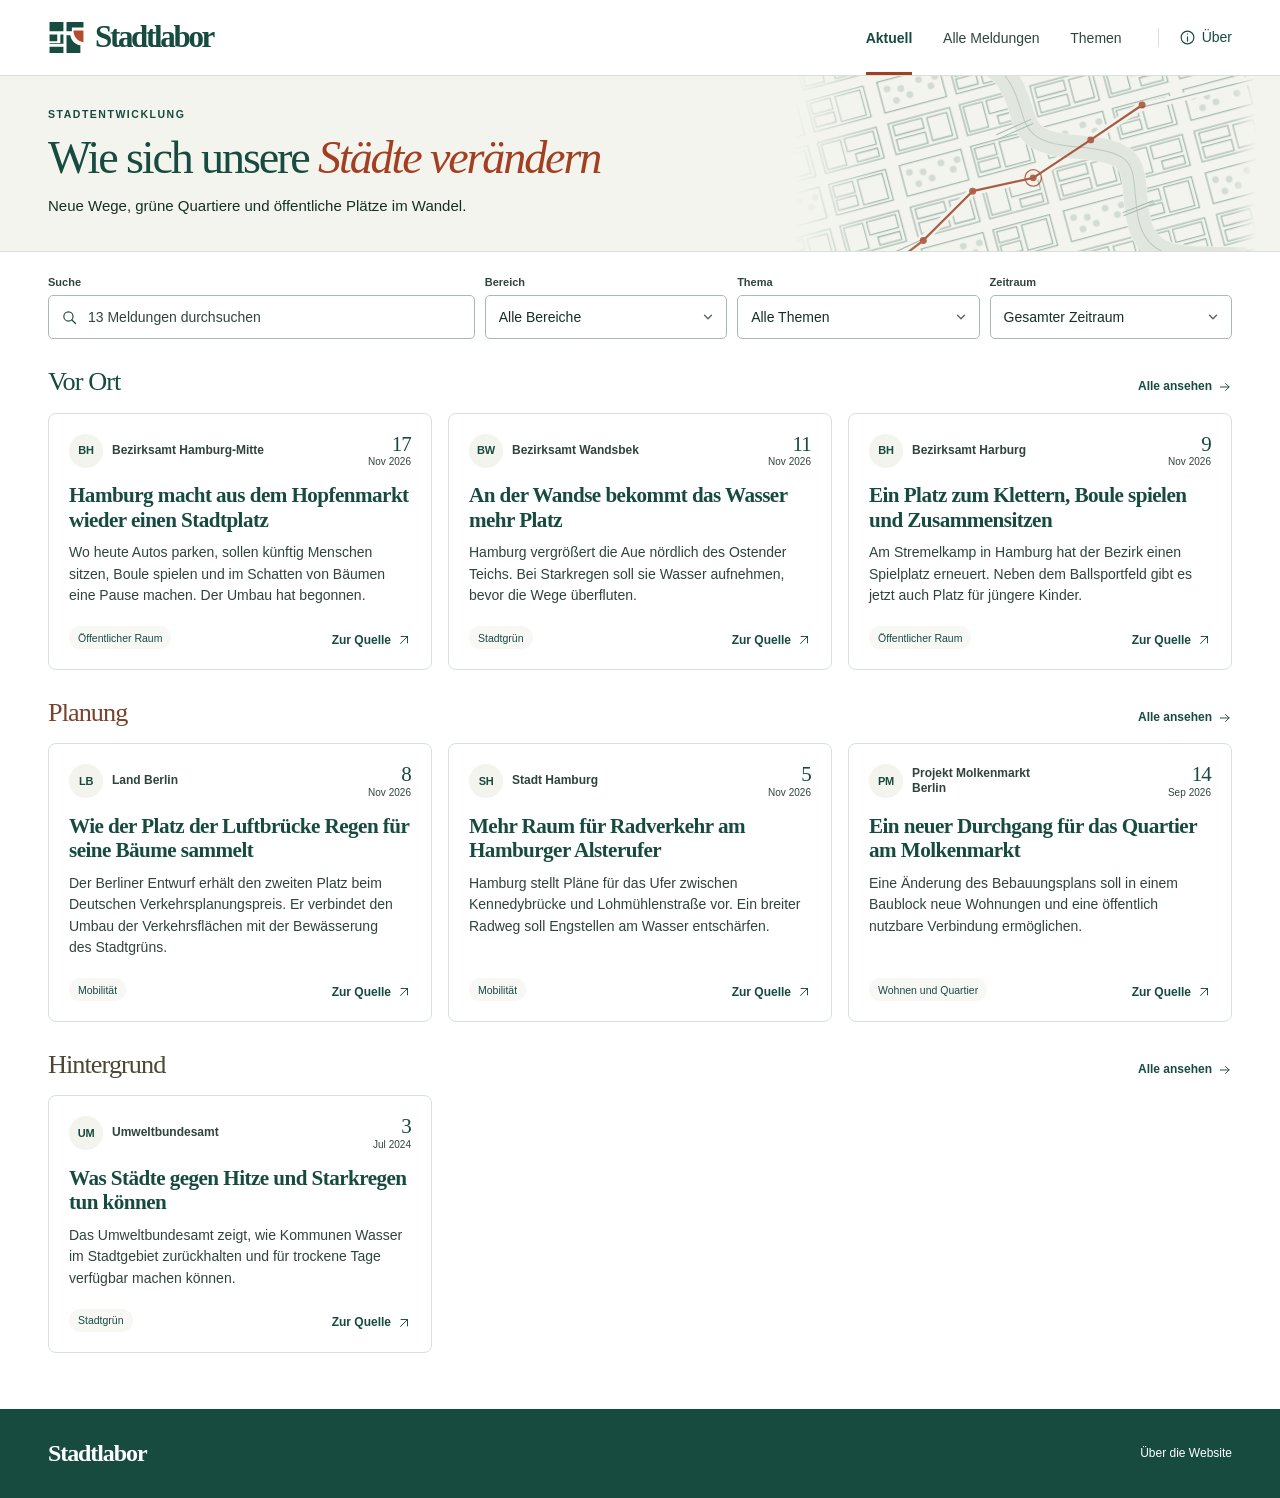
<file: docs/demos/Stadtlabor.html>
<!doctype html>
<html lang="de">
<head>
  <meta charset="utf-8">
  <meta name="viewport" content="width=device-width, initial-scale=1">
  <meta name="description" content="Neue Wege, grüne Quartiere und öffentliche Plätze im Wandel.">
  <meta name="theme-color" content="#174b40">
  <title>Stadtlabor</title>
  <link rel="icon" id="site-icon" href="data:,">
  <style>
/* Profile tokens. The journal and atlas editions share their navigation and feed. */
:root {
  --primary: #174c40;
  --accent: #a84528;
  --ink: #172e29;
  --tint: #eff2e9;
  --paper: #fff;
  --surface: #fafaf7;
  --muted: color-mix(in srgb, var(--ink) 74%, #788078);
  --line: color-mix(in srgb, var(--primary) 17%, white);
  --strong-line: color-mix(in srgb, var(--primary) 38%, white);
  --soft: color-mix(in srgb, var(--tint) 62%, white);
  --display: "Spectral", Georgia, "Times New Roman", serif;
  --sans: "Inter", -apple-system, BlinkMacSystemFont, "Segoe UI", Arial, sans-serif;
  --mono: "IBM Plex Mono", ui-monospace, Menlo, Consolas, monospace;
  --content-width: 1200px;
  --radius: 8px;
  color-scheme: light;
  font-family: var(--sans);
  font-synthesis: none;
  color: var(--ink);
  background: var(--paper);
}

*, *::before, *::after { box-sizing: border-box; }
html { min-width: 0; }
body { margin: 0; min-height: 100vh; min-height: 100dvh; display: flex; flex-direction: column; }
main { flex: 1; }
a { color: inherit; text-decoration: none; }
a:focus-visible, button:focus-visible, input:focus-visible, select:focus-visible, [tabindex]:focus-visible {
  outline: 3px solid var(--accent);
  outline-offset: 3px;
}
button, input, select { font: inherit; color: inherit; }
button, select { cursor: pointer; }
img, svg { vertical-align: middle; }
img { max-width: 100%; }
h1, h2, h3, p { margin: 0; }
h1, h2, h3 { overflow-wrap: break-word; }
[hidden] { display: none !important; }
.icon { display: inline-block; width: 17px; height: 17px; flex: none; }
.wrap { width: min(calc(100% - 96px), var(--content-width)); margin-inline: auto; }

.skip-link {
  position: absolute; z-index: 10; left: 14px; top: 10px; transform: translateY(-155%);
  padding: 10px 16px; border-radius: 4px; background: var(--primary); color: white;
}
.skip-link:focus { transform: none; }

.site-header { position: relative; z-index: 1; background: var(--paper); border-bottom: 1px solid var(--line); }
.header-inner { min-height: 75px; display: flex; align-items: center; gap: 36px; }
.brand { display: inline-flex; gap: 10px; align-items: center; width: fit-content; min-width: 0; color: var(--primary); }
.brand-mark { width: 37px; height: 37px; object-fit: contain; flex: none; }
.brand-wordmark, .brand-mark.brand-wordmark { width: auto; height: 36px; max-width: min(300px,100%); object-fit: contain; }
.brand-name { font: 700 31px/.98 var(--display); letter-spacing: -.075em; }
.main-nav { margin-left: auto; display: flex; gap: clamp(16px, 2.4vw, 36px); align-items: stretch; align-self: stretch; }
.main-nav a, .about-link { display: inline-flex; align-items: center; justify-content: center; white-space: nowrap; font-size: 14px; line-height: 1.25; font-weight: 540; }
.main-nav a { position: relative; padding: 3px 0 0; color: var(--muted); }
.main-nav a:hover, .about-link:hover { color: var(--accent); }
.main-nav [aria-current="page"] { color: var(--primary); font-weight: 680; }
.main-nav [aria-current="page"]::after { position: absolute; content: ""; height: 3px; background: var(--accent); inset: auto 0 0; }
.about-link { min-height: 44px; gap: 6px; color: var(--primary); }
.about-link::before { content: ""; width: 1px; height: 19px; background: var(--line); margin-right: 14px; }
.about-link[aria-current="page"] { color: var(--accent); }

.hero { position: relative; overflow: hidden; background: var(--tint); border-bottom: 1px solid var(--line); }
.hero-inner { position: relative; isolation: isolate; display: flex; align-items: center; min-height: 175px; padding-block: 27px 30px; }
.hero-copy { position: relative; z-index: 1; width: 68%; }
.eyebrow {
  margin: 0 0 12px; color: var(--primary); font: 670 10.5px/1.4 var(--sans);
  text-transform: uppercase; letter-spacing: .145em;
}
h1, .hero h1 { color: var(--primary); font: 500 clamp(37px, 3.6vw, 56px)/1.04 var(--display); letter-spacing: -.046em; }
.hero h1 em { color: var(--accent); font-weight: inherit; }
.intro { margin-top: 12px; max-width: 61ch; color: var(--ink); font-size: 15px; line-height: 1.55; }
.hero-art { position: absolute; z-index: 0; inset: 0 -2% 0 auto; width: 39%; overflow: hidden; pointer-events: none; mask-image: linear-gradient(to right, transparent 0%, black 18%, black 95%, transparent 100%); }
:root:not([data-artwork="stadtplan"]):not([data-artwork="umlaufbahn"]) .hero-art { display: none; }
:root:not([data-artwork="stadtplan"]):not([data-artwork="umlaufbahn"]) .hero-copy { width: 100%; }
.hero-art::before, .hero-art::after { position: absolute; content: ""; inset: -10% 0; mask-size: cover; mask-position: center; mask-repeat: no-repeat; }
.hero-art::before { background: var(--primary); opacity: .34; }
.hero-art::after { background: var(--accent); opacity: .78; }

.main-content { padding-block: 23px 56px; }
.filterbar { display: grid; grid-template-columns: minmax(230px, 1.76fr) repeat(3, minmax(0,1fr)); gap: 10px; align-items: end; }
.field { display: flex; flex-direction: column; min-width: 0; gap: 5px; }
.field-label { color: var(--muted); font: 600 11px/1.4 var(--sans); }
.input-wrap { position: relative; display: flex; align-items: center; min-width: 0; }
.input-wrap > .icon { position: absolute; z-index: 1; left: 13px; pointer-events: none; color: var(--primary); width: 17px; height: 17px; }
.field input, .field select, .date-fields input {
  display: block; min-width: 0; width: 100%; height: 44px; padding: 10px 13px;
  border: 1px solid var(--strong-line); border-radius: 5px; background: var(--paper);
  font: 520 14px/1.3 var(--sans); color: var(--ink);
}
.field select { appearance: none; padding-right: 34px; background-image: url("data:image/svg+xml,%3Csvg xmlns='http://www.w3.org/2000/svg' viewBox='0 0 16 16' fill='none' stroke='%23566160' stroke-width='1.5' stroke-linecap='round' stroke-linejoin='round'%3E%3Cpath d='m4 6 4 4 4-4'/%3E%3C/svg%3E"); background-position: right 11px center; background-size: 14px; background-repeat: no-repeat; }
.input-wrap:has(select) > .icon { display: none; }
.search-field .input-wrap input { padding-left: 39px; font-weight: 400; }
.field input::placeholder { color: var(--muted); opacity: 1; }
.field:focus-within .field-label { color: var(--accent); }
.field input:hover, .field select:hover { border-color: var(--primary); }
.date-fields { display: grid; grid-template-columns: repeat(2,minmax(0,155px)); gap: 10px; align-items: end; margin-top: 12px; }
.date-fields label { min-width: 0; }

.active-filters, .tag-list { display: flex; flex-wrap: wrap; align-items: center; gap: 7px; }
.active-filters { margin-top: 13px; color: var(--muted); font-size: 12px; line-height: 1.5; }
.tag, .active-filters a {
  display: inline-flex; align-items: center; gap: 6px; max-width: 100%;
  min-height: 27px; padding: 4px 10px; border: 1px solid var(--line); border-radius: 99px;
  font: 530 11px/1.35 var(--sans); color: var(--primary); background: var(--soft);
}
.tag:hover, .active-filters a:hover { border-color: var(--strong-line); background: var(--tint); }
.active-filters a { background: var(--tint); border-color: var(--strong-line); }
.active-filters svg { width: 12px; height: 12px; }
.result-count { color: var(--muted); font: 510 12px/1.5 var(--sans); }

.news-section { margin-top: 28px; }
.section-heading { display: flex; align-items: baseline; justify-content: space-between; gap: 14px; margin-bottom: 15px; }
.section-heading h2 { color: var(--primary); font: 500 clamp(25px,2.05vw,32px)/1.15 var(--display); letter-spacing: -.036em; }
.news-section:nth-of-type(3n + 2) .section-heading h2 { color: color-mix(in srgb, var(--primary) 30%, var(--accent)); }
.news-section:nth-of-type(3n) .section-heading h2 { color: color-mix(in srgb, var(--primary) 62%, var(--accent)); }
.more-link, .back-link, .source-link, .topic-meta { display: inline-flex; align-items: center; gap: 6px; color: var(--primary); font: 630 12px/1.45 var(--sans); }
.more-link:hover, .back-link:hover, .source-link:hover { text-decoration: underline; text-underline-offset: 3px; }
.more-link .icon, .back-link .icon, .source-link .icon { width: 14px; height: 14px; }
.card-grid, .topic-grid { display: grid; grid-template-columns: repeat(3, minmax(0,1fr)); gap: 16px; }
.news-card, .topic-card {
  min-width: 0; background: var(--paper); border: 1px solid var(--line);
  border-radius: var(--radius); color: var(--ink);
}
.news-card { display: flex; flex-direction: column; padding: 20px; }
.card-meta { display: flex; align-items: flex-start; gap: 8px; justify-content: space-between; margin-bottom: 15px; }
.source-identity { display: inline-flex; align-items: center; gap: 9px; min-width: 0; color: var(--muted); font-size: 12px; line-height: 1.3; }
.source-mark { display: inline-flex; align-items: center; justify-content: center; flex: none; width: 34px; height: 34px; border-radius: 50%; background: var(--tint); color: var(--primary); font: 620 11px/1 var(--sans); letter-spacing: -.025em; }
.source-name { min-width: 0; max-width: 23ch; font-weight: 560; }
.date-block { flex: none; display: inline-flex; flex-direction: column; align-items: flex-end; justify-content: center; gap: 2px; color: var(--muted); white-space: nowrap; }
.date-block strong { color: var(--primary); font: 500 21px/.97 var(--display); letter-spacing: -.04em; }
.date-block span { font: 510 10px/1.2 var(--sans); }
.date-block > span { display: inline-flex; align-items: baseline; gap: 3px; }
.news-card :is(h2,h3) { color: var(--primary); font: 550 clamp(20px, 1.65vw, 25px)/1.17 var(--display); letter-spacing: -.026em; text-wrap: pretty; }
.news-card :is(h2,h3) a:hover { color: var(--accent); text-decoration: underline; text-decoration-thickness: 1px; text-underline-offset: 3px; }
.card-summary { margin-top: 10px; color: var(--muted); font: 400 14px/1.52 var(--sans); text-wrap: pretty; }
.card-foot { display: flex; align-items: flex-end; flex-wrap: wrap; justify-content: space-between; gap: 12px; margin-top: auto; padding-top: 20px; }
.card-foot .tag-list { gap: 5px; }
.tag { border-color: transparent; padding: 3px 8px; min-height: 23px; font-size: 10.5px; }
.source-link { flex: none; }
.archive-tools, .pagination { display: flex; flex-wrap: wrap; align-items: center; gap: 10px; }
.archive-tools { margin: 23px 0 14px; justify-content: space-between; }
.view-switch { display: inline-flex; border: 1px solid var(--line); border-radius: 6px; padding: 3px; gap: 2px; background: var(--soft); }
.view-switch a { display: inline-flex; align-items: center; gap: 6px; min-height: 32px; padding: 5px 10px; border-radius: 4px; color: var(--muted); font: 550 12px/1.3 var(--sans); }
.view-switch [aria-pressed="true"], .view-switch [aria-current="true"] { background: var(--paper); color: var(--primary); box-shadow: 0 0 0 1px var(--line); }
.view-switch .icon { width: 15px; height: 15px; }
.archive-list { border-top: 1px solid var(--line); }
.archive-list .news-card { display: grid; grid-template-columns: minmax(140px, .52fr) minmax(230px,1.5fr) minmax(140px,.6fr); column-gap: 24px; padding: 20px 0; border: 0; border-bottom: 1px solid var(--line); border-radius: 0; }
.archive-list .card-meta { grid-column: 1; grid-row: 1 / span 2; flex-direction: column-reverse; justify-content: center; align-items: flex-start; gap: 9px; margin: 0; }
.archive-list .date-block { align-items: baseline; flex-direction: row; gap: 4px; }
.archive-list .date-block span { font-size: 12px; }
.archive-list .date-block strong { font-size: 20px; }
.archive-list .source-mark { display: none; }
.archive-list .card-foot { grid-column: 3; grid-row: 1 / span 2; margin: 0; padding: 0; flex-direction: column; align-items: flex-start; justify-content: center; gap: 8px; }
.archive-list .news-card :is(h2,h3), .archive-list .card-summary { grid-column: 2; }
.archive-list .card-summary { margin-top: 6px; }
.pagination { justify-content: center; margin-top: 24px; color: var(--muted); font-size: 13px; }
.button, .pagination a {
  display: inline-flex; align-items: center; justify-content: center; gap: 9px; width: fit-content;
  min-height: 43px; padding: 10px 15px; border: 1px solid var(--primary); border-radius: 5px;
  color: var(--paper); background: var(--primary); font: 620 13px/1.4 var(--sans);
}
.button:hover, .pagination a:hover { filter: brightness(1.13); }
.pagination a { background: var(--paper); color: var(--primary); }

.topic-card { display: flex; flex-direction: column; align-items: flex-start; padding: 22px; }
.topic-card:hover { border-color: var(--strong-line); background: var(--soft); }
.topic-icon { display: inline-grid; place-items: center; width: 44px; height: 44px; border-radius: 50%; margin-bottom: 21px; color: var(--primary); background: var(--tint); }
.topic-icon .icon, .topic-icon svg { width: 22px; height: 22px; }
.topic-card h2 { color: var(--primary); font: 550 26px/1.12 var(--display); letter-spacing: -.03em; }
.topic-card p { margin-top: 9px; color: var(--muted); font-size: 14px; line-height: 1.5; }
.topic-meta { display: flex; width: 100%; justify-content: space-between; margin-top: auto; padding-top: 21px; font-size: 12px; }
.topic-meta svg { width: 15px; height: 15px; }
.back-link { min-height: 36px; margin-bottom: 11px; }
.detail-article, .about-panel { width: min(100%, 760px); margin-inline: auto; }
.detail-article h1, .about-panel h1 { font-size: clamp(33px,3.65vw,52px); line-height: 1.1; text-wrap: pretty; }
.detail-meta { display: flex; flex-wrap: wrap; align-items: center; gap: 8px 13px; color: var(--muted); font-size: 13px; }
.detail-article .tag-list { margin-block: 18px; }
.detail-body, .about-panel { color: var(--ink); font-size: 16px; line-height: 1.7; }
.detail-body p + p, .about-panel p + p { margin-top: 13px; }
.detail-body a, .about-panel p a { color: var(--primary); text-decoration: underline; text-underline-offset: 3px; }
.detail-article .button, .about-panel .button { margin-block: 22px; }
.empty-state { padding: 30px 0; max-width: 65ch; }
.empty-state h2, .about-panel h2 { font: 530 28px/1.2 var(--display); color: var(--primary); letter-spacing: -.03em; }
.empty-state p { margin-block: 8px 16px; line-height: 1.55; color: var(--muted); }
.site-footer { background: var(--primary); color: white; }
.footer-inner { display: flex; align-items: center; justify-content: space-between; gap: 24px; padding-block: 27px; }
.footer-inner .brand, .footer-inner strong { color: white; }
.footer-inner .brand-mark { filter: brightness(0) invert(1); width: 29px; height: 29px; }
.footer-inner .brand-name, .footer-inner > strong { font: 600 24px/1.1 var(--display); letter-spacing: -.05em; }
.footer-inner p { margin-top: 6px; font-size: 12px; line-height: 1.5; color: color-mix(in srgb, white 87%,var(--primary)); }
.footer-inner nav { display: flex; flex-wrap: wrap; gap: 5px 21px; }
.footer-inner nav a { display: inline-flex; align-items: center; min-height: 35px; color: white; font-size: 12px; line-height: 1.45; }
.footer-inner a:hover { text-decoration: underline; text-underline-offset: 3px; }

/* Atlas: a technical edition with a dark sky masthead and a humanist sans. */
:root[data-style="atlas"] {
  --display: "Barlow", "Inter", -apple-system, BlinkMacSystemFont, "Segoe UI", Arial, sans-serif;
  --radius: 4px;
}
[data-style="atlas"] .brand-name { font-weight: 750; letter-spacing: -.06em; }
[data-style="atlas"] .hero { background: var(--primary); border-bottom-color: var(--primary); }
[data-style="atlas"] .hero :is(.eyebrow,h1) { color: white; }
[data-style="atlas"] .hero h1 em { color: color-mix(in srgb, var(--accent) 52%, white); font-style: normal; }
[data-style="atlas"] .hero h1 { font-weight: 650; }
[data-style="atlas"] .hero .eyebrow { font-family: var(--mono); color: color-mix(in srgb, var(--tint) 86%, var(--primary)); }
[data-style="atlas"] .hero .intro { color: var(--tint); }
[data-style="atlas"] .hero-art::before { background: white; opacity: .47; }
[data-style="atlas"] .hero-art::after { background: color-mix(in srgb,var(--accent) 55%, white); opacity: .9; }
[data-style="atlas"] .news-card :is(h2,h3) { font-size: clamp(18px,1.5vw,23px); font-weight: 640; }
[data-style="atlas"] .source-mark, [data-style="atlas"] .topic-icon { border-radius: 4px; }
[data-style="atlas"] .section-heading h2, [data-style="atlas"] .topic-card h2 { font-weight: 630; }
[data-style="atlas"] .date-block strong { font: 520 18px/1 var(--mono); letter-spacing: -.07em; }

@media (min-width: 1540px) { .hero-art { right: -1%; } }
@media (max-width: 1050px) {
  .wrap { width: calc(100% - 56px); }
  .header-inner { gap: 22px; }
  .card-grid, .topic-grid { gap: 12px; }
  .news-card, .topic-card { padding: 16px; }
  .archive-list .news-card { grid-template-columns: minmax(130px,.5fr) minmax(220px,1.4fr) minmax(120px,.58fr); gap: 0 15px; }
}
@media (max-width: 850px) {
  .card-grid, .topic-grid { grid-template-columns: repeat(2,minmax(0,1fr)); }
  .hero-copy { width: 74%; }
  .hero-art { width: 35%; }
  .filterbar { grid-template-columns: minmax(180px,1.4fr) repeat(3,minmax(0,1fr)); }
  .archive-list .news-card { grid-template-columns: minmax(110px,.4fr) minmax(0,1.6fr); }
  .archive-list .card-foot { grid-column: 2; grid-row: 3; flex-direction: row; align-items: center; justify-content: flex-start; padding-top: 11px; }
}
@media (max-width: 650px) {
  .wrap { width: calc(100% - 32px); }
  .header-inner { min-height: auto; flex-wrap: wrap; gap: 0 12px; padding-top: 10px; }
  .header-inner .brand { margin-right: auto; min-height: 36px; gap: 7px; }
  .brand-mark { width: 29px; height: 29px; }
  .brand-wordmark, .brand-mark.brand-wordmark { width: auto; height: 30px; max-width: min(230px,58vw); }
  .brand-name { font-size: 25px; }
  .header-inner .about-link { margin-left: auto; min-height: 36px; font-size: 12px; }
  .about-link::before { display: none; }
  .main-nav { order: 3; width: 100%; margin: 2px 0 0; gap: 24px; }
  .main-nav a { min-height: 39px; padding-top: 0; font-size: 13px; }
  .main-nav [aria-current="page"]::after { height: 2px; }
  .hero-inner { min-height: 128px; padding-block: 18px; }
  .hero-copy { width: 87%; }
  .hero-art { width: 29%; right: -8%; opacity: .53; mask-image: linear-gradient(to right,transparent,black 65%); }
  h1, .hero h1 { font-size: clamp(27px,6.6vw,37px); line-height: 1.08; }
  .hero .eyebrow { margin-bottom: 7px; font-size: 9px; }
  .intro { font-size: 13px; line-height: 1.45; margin-top: 6px; }
  .main-content { padding-block: 16px 34px; }
  .filterbar { grid-template-columns: repeat(3,minmax(0,1fr)); gap: 7px; }
  .field { gap: 3px; }
  .field-label { font-size: 10px; }
  .search-field { grid-column: 1/-1; }
  .search-field > .field-label { position: absolute; width: 1px; height: 1px; overflow: hidden; clip-path: inset(50%); }
  .search-field input { font-size: 16px; }
  .select-field { position: relative; }
  .select-field .field-label { position: absolute; z-index: 1; left: 9px; top: 50%; transform: translateY(-50%); pointer-events: none; color: var(--ink); font-size: 12px; }
  .select-field select { color: transparent; }
  .select-field:has(option:checked:not([value=""])) select { background-color: var(--tint); border-color: var(--strong-line); }
  .select-field option { color: var(--ink); }
  .field select { padding: 9px 22px 9px 8px; background-position: right 5px center; background-size: 12px; font-size: 12px; }
  .active-filters { margin-top: 9px; gap: 5px; }
  .active-filters a { min-height: 30px; }
  .news-section { margin-top: 20px; }
  .section-heading { margin-bottom: 11px; }
  .section-heading h2 { font-size: 25px; }
  .news-card { padding: 17px; }
  .news-card :is(h2,h3) { font-size: 22px; }
  .card-meta { margin-bottom: 13px; }
  .card-foot { padding-top: 16px; }
  .topic-card { padding: 17px; }
  .topic-card h2 { font-size: 22px; }
  .topic-icon { width: 36px; height: 36px; margin-bottom: 13px; }
  .topic-meta { padding-top: 15px; }
  .archive-tools { margin: 15px 0 10px; }
  .archive-list .news-card { display: flex; align-items: stretch; gap: 0; }
  .archive-list .card-meta { flex-direction: row; align-items: center; justify-content: space-between; margin: 0 0 8px; }
  .archive-list .date-block strong, [data-style="atlas"] .archive-list .date-block strong { font: 600 12px/1.3 var(--sans); }
  .archive-list .date-block span { font-size: 11px; }
  .archive-list .card-foot { flex-direction: row; justify-content: space-between; }
  .footer-inner { align-items: flex-start; flex-direction: column; gap: 12px; padding-block: 22px; }
}
@media (max-width: 520px) {
  .card-grid, .topic-grid { grid-template-columns: minmax(0,1fr); }
  .topic-card { display: grid; grid-template-columns: 38px minmax(0,1fr); column-gap: 12px; }
  .topic-icon { grid-column: 1; grid-row: 1/span 3; margin: 0; }
  .topic-card h2, .topic-card p, .topic-card .topic-meta { grid-column: 2; }
  .topic-card p { margin-top: 5px; }
  .topic-meta { padding-top: 10px; }
}
@media (max-width: 355px) { .wrap { width: calc(100% - 24px); } .main-nav { gap: 16px; } }
@media (prefers-reduced-motion: reduce) { html { scroll-behavior: auto; } }


.sr-only { position: absolute; width: 1px; height: 1px; margin: -1px; padding: 0; border: 0; overflow: hidden; clip-path: inset(50%); white-space: nowrap; }
.date-fields { grid-column: 1/-1; margin-top: 2px; }
.archive-actions { display: flex; flex-wrap: wrap; align-items: center; gap: 10px 19px; }
.sort-link { display: inline-flex; align-items: center; min-height: 36px; font: 540 12px/1.4 var(--sans); color: var(--muted); }
.sort-link:hover, .reset-link:hover { text-decoration: underline; text-underline-offset: 3px; }
.active-filters .reset-link { border-color: transparent; background: transparent; }
.topic-actions { margin-top: 22px; }
.footer-name { font: 600 24px/1.2 var(--display); letter-spacing: -.045em; }
.detail-wrap > .back-link { display: flex; width: min(100%,760px); margin: 0 auto 19px; }
.detail-meta { justify-content: space-between; border-bottom: 1px solid var(--line); padding-bottom: 17px; margin-bottom: 20px; }
.detail-meta time { font: 520 12px/1.5 var(--sans); }
.detail-article .eyebrow { color: var(--accent); }
.detail-lead { font: 460 clamp(18px,1.65vw,23px)/1.48 var(--display); margin-top: 20px; color: var(--primary); }
.detail-body { margin: 24px 0 20px; }
.detail-source { margin-top: 18px; border-top: 1px solid var(--line); }
.about-panel { margin-block: 12px 32px; }
.about-panel h2 { margin: 0 0 10px; }
.about-panel p + h2 { margin-top: 26px; }
#results > .result-count:not(.sr-only) { margin-top: 18px; }
#inhalt:focus { outline: none; }
@media (max-width: 650px) {
  .archive-actions { gap: 5px 12px; }
  .archive-tools { column-gap: 8px; }
  .detail-wrap > .back-link { margin-bottom: 12px; }
  .detail-meta { padding-bottom: 11px; margin-bottom: 15px; }
}

/* Local vector artwork keeps the example mastheads independent of image services. */
[data-artwork="stadtplan"] .hero-art::before { mask-image: url("data:image/svg+xml,%3Csvg%20xmlns%3D%22http%3A//www.w3.org/2000/svg%22%20viewBox%3D%220%200%20450%20205%22%20fill%3D%22none%22%3E%3Cdefs%3E%3Cpattern%20id%3D%22grid%22%20width%3D%22143%22%20height%3D%2284%22%20patternUnits%3D%22userSpaceOnUse%22%20patternTransform%3D%22rotate%28-15%29%22%3E%3Cpath%20d%3D%22M1%201h59v31H1zM4%204h19v25H4zM27%204h29v13H27zM34%2021h22v8H34zM72%201h62v31H72zM76%204h29v10H76zM76%2018h29v11H76zM110%205h20v23h-20zM1%2043h57v31H1zM4%2046h20v11H4zM4%2060h20v10H4zM29%2046h25v25H29zM72%2043h62v31H72z%22%20stroke%3D%22black%22%20stroke-width%3D%221.25%22%20/%3E%3Cg%20fill%3D%22black%22%20opacity%3D%22.4%22%3E%3Ccircle%20cx%3D%2280%22%20cy%3D%2252%22%20r%3D%223.3%22/%3E%3Ccircle%20cx%3D%2286%22%20cy%3D%2265%22%20r%3D%223.3%22/%3E%3Ccircle%20cx%3D%2293%22%20cy%3D%2255%22%20r%3D%223.3%22/%3E%3Ccircle%20cx%3D%22100%22%20cy%3D%2263%22%20r%3D%223.3%22/%3E%3Ccircle%20cx%3D%22112%22%20cy%3D%2251%22%20r%3D%223.3%22/%3E%3Ccircle%20cx%3D%22122%22%20cy%3D%2260%22%20r%3D%223.3%22/%3E%3Ccircle%20cx%3D%22128%22%20cy%3D%2252%22%20r%3D%223.3%22/%3E%3C/g%3E%3C/pattern%3E%3Cmask%20id%3D%22cut%22%3E%3Crect%20width%3D%22100%25%22%20height%3D%22100%25%22%20fill%3D%22white%22/%3E%3Cpath%20d%3D%22M70-30c50%2031%20114%2015%20138%2050s2%2061%2068%2066%2051%2022%2059%2068%2048%2040%20106%2041%22%20stroke%3D%22black%22%20stroke-width%3D%2224%22%20/%3E%3Cpath%20d%3D%22M30%20220l97-45%2047-46%2059-13%20102-68%20125-31%22%20stroke%3D%22black%22%20stroke-width%3D%228%22%20/%3E%3C/mask%3E%3C/defs%3E%3Crect%20width%3D%22450%22%20height%3D%22205%22%20fill%3D%22url%28%23grid%29%22%20mask%3D%22url%28%23cut%29%22/%3E%3Cpath%20d%3D%22M70-30c50%2031%20114%2015%20138%2050s2%2061%2068%2066%2051%2022%2059%2068%2048%2040%20106%2041%22%20stroke%3D%22black%22%20stroke-width%3D%2223%22%20opacity%3D%22.22%22/%3E%3Cpath%20d%3D%22M70-30c50%2031%20114%2015%20138%2050s2%2061%2068%2066%2051%2022%2059%2068%2048%2040%20106%2041%22%20stroke%3D%22black%22%20stroke-width%3D%221%22%20opacity%3D%22.65%22/%3E%3Cpath%20d%3D%22M30%20220l97-45%2047-46%2059-13%20102-68%20125-31%22%20stroke%3D%22black%22%20stroke-width%3D%221.2%22%20/%3E%3Cpath%20d%3D%22M197%2074l34-15m-32%2019%2034-15m87%2087%2030-12m-29%2015%2030-12%22%20stroke%3D%22black%22%20stroke-width%3D%221%22%20/%3E%3C/svg%3E"); }
[data-artwork="stadtplan"] .hero-art::after { mask-image: url("data:image/svg+xml,%3Csvg%20xmlns%3D%22http%3A//www.w3.org/2000/svg%22%20viewBox%3D%220%200%20450%20205%22%20fill%3D%22none%22%3E%3Cpath%20d%3D%22M92%20203l34-26%2048-48%2059-13%2056-37%2050-34%22%20stroke%3D%22black%22%20stroke-width%3D%222.2%22%20stroke-linejoin%3D%22round%22%20stroke-linecap%3D%22round%22/%3E%3Ccircle%20cx%3D%22126%22%20cy%3D%22177%22%20r%3D%223.4%22%20fill%3D%22black%22/%3E%3Ccircle%20cx%3D%22174%22%20cy%3D%22129%22%20r%3D%223.4%22%20fill%3D%22black%22/%3E%3Ccircle%20cx%3D%22233%22%20cy%3D%22116%22%20r%3D%223.4%22%20fill%3D%22black%22/%3E%3Ccircle%20cx%3D%22289%22%20cy%3D%2279%22%20r%3D%223.4%22%20fill%3D%22black%22/%3E%3Ccircle%20cx%3D%22339%22%20cy%3D%2245%22%20r%3D%223.4%22%20fill%3D%22black%22/%3E%3Ccircle%20cx%3D%22233%22%20cy%3D%22116%22%20r%3D%228%22%20stroke%3D%22black%22%20stroke-width%3D%221.3%22/%3E%3C/svg%3E"); }
[data-artwork="umlaufbahn"] .hero-art::before { mask-image: url("data:image/svg+xml,%3Csvg%20xmlns%3D%22http%3A//www.w3.org/2000/svg%22%20viewBox%3D%220%200%20450%20205%22%20fill%3D%22none%22%3E%3Cdefs%3E%3Cpattern%20id%3D%22sky%22%20width%3D%2283%22%20height%3D%2260%22%20patternUnits%3D%22userSpaceOnUse%22%3E%3Cg%20fill%3D%22black%22%3E%3Ccircle%20cx%3D%226%22%20cy%3D%229%22%20r%3D%220.75%22/%3E%3Ccircle%20cx%3D%2251%22%20cy%3D%2247%22%20r%3D%220.95%22/%3E%3Ccircle%20cx%3D%2261%22%20cy%3D%2221%22%20r%3D%220.65%22/%3E%3Ccircle%20cx%3D%2230%22%20cy%3D%2254%22%20r%3D%220.7%22/%3E%3Ccircle%20cx%3D%2219%22%20cy%3D%2237%22%20r%3D%220.65%22/%3E%3C/g%3E%3C/pattern%3E%3C/defs%3E%3Crect%20width%3D%22450%22%20height%3D%22205%22%20fill%3D%22url%28%23sky%29%22/%3E%3Cg%20stroke%3D%22black%22%20stroke-width%3D%22.88%22%20transform%3D%22rotate%28-25%20235%20109%29%22%3E%3Cellipse%20cx%3D%22235%22%20cy%3D%22109%22%20rx%3D%2255%22%20ry%3D%2227%22/%3E%3Cellipse%20cx%3D%22235%22%20cy%3D%22109%22%20rx%3D%2293%22%20ry%3D%2246%22/%3E%3Cellipse%20cx%3D%22235%22%20cy%3D%22109%22%20rx%3D%22132%22%20ry%3D%2263%22/%3E%3Cellipse%20cx%3D%22235%22%20cy%3D%22109%22%20rx%3D%22174%22%20ry%3D%2281%22/%3E%3Cellipse%20cx%3D%22235%22%20cy%3D%22109%22%20rx%3D%22215%22%20ry%3D%22101%22/%3E%3C/g%3E%3Ccircle%20cx%3D%22235%22%20cy%3D%22109%22%20r%3D%2217%22%20fill%3D%22black%22%20opacity%3D%22.64%22/%3E%3Cpath%20d%3D%22M90%20235%20372-16m-220-2%20215%20236%22%20stroke%3D%22black%22%20stroke-width%3D%220.7%22%20stroke-dasharray%3D%223%205%22/%3E%3C/svg%3E"); }
[data-artwork="umlaufbahn"] .hero-art::after { mask-image: url("data:image/svg+xml,%3Csvg%20xmlns%3D%22http%3A//www.w3.org/2000/svg%22%20viewBox%3D%220%200%20450%20205%22%20fill%3D%22none%22%3E%3Cpath%20d%3D%22M106%20180c36%202%20115-22%20199-92%2029-24%2057-54%2080-89%22%20stroke%3D%22black%22%20stroke-width%3D%222%22%20/%3E%3Ccircle%20cx%3D%22144%22%20cy%3D%22177%22%20r%3D%224%22%20fill%3D%22black%22/%3E%3Ccircle%20cx%3D%22287%22%20cy%3D%22103%22%20r%3D%224%22%20fill%3D%22black%22/%3E%3Ccircle%20cx%3D%22371%22%20cy%3D%2219%22%20r%3D%224%22%20fill%3D%22black%22/%3E%3Ccircle%20cx%3D%22287%22%20cy%3D%22103%22%20r%3D%229%22%20stroke%3D%22black%22%20stroke-width%3D%221.2%22/%3E%3C/svg%3E"); }
</style>
  <script type="application/json" id="embedded-edition">{"profile":{"name":"Stadtlabor","logo":"[data-uri]","kicker":"Stadtentwicklung","headline":"Wie sich unsere","highlight":"St\u00e4dte ver\u00e4ndern","intro":"Neue Wege, gr\u00fcne Quartiere und \u00f6ffentliche Pl\u00e4tze im Wandel.","about":"Stadtlabor sammelt Beispiele aus der Stadtentwicklung. Wie wird aus einem Parkplatz ein Stadtplatz? Wo bleibt der Regen nach einem Gewitter? Die Meldungen f\u00fchren zu den Pl\u00e4nen, Berichten und Entscheidungen der verantwortlichen Stellen.","publisher":"Stadtlabor (Beispielredaktion)","theme":{"style":"journal","artwork":"stadtplan","primary":"#174b40","accent":"#a33e21","tint":"#f2f4ed","ink":"#172e28"},"sections":[{"id":"praxis","label":"Vor Ort"},{"id":"planung","label":"Planung"},{"id":"wissen","label":"Hintergrund"}],"topics":[{"id":"stadtraum","label":"\u00d6ffentlicher Raum","description":"Wie sich Pl\u00e4tze, Parks und Treffpunkte im Alltag nutzen lassen.","icon":"building"},{"id":"stadtgruen","label":"Stadtgr\u00fcn","description":"B\u00e4ume, Regenwasser und der Umgang mit Hitze in der Stadt.","icon":"leaf"},{"id":"mobilitaet","label":"Mobilit\u00e4t","description":"Neue Wege f\u00fcr Menschen zu Fu\u00df und auf dem Rad.","icon":"route"},{"id":"quartiere","label":"Wohnen und Quartier","description":"Wo Wohnungen entstehen und wie Nachbarschaften wachsen.","icon":"layers"}],"feed":"feeds/stadtlabor.json"},"items":[{"id":"hopfenmarkt","title":"Hamburg macht aus dem Hopfenmarkt wieder einen Stadtplatz","summary":"Wo heute Autos parken, sollen k\u00fcnftig Menschen sitzen, Boule spielen und im Schatten von B\u00e4umen eine Pause machen. Der Umbau hat begonnen.","body":"Vor dem Mahnmal St. Nikolai plant Hamburg 13 zus\u00e4tzliche B\u00e4ume und lange B\u00e4nke. Im Pflaster soll der Verlauf eines mittelalterlichen Walls sichtbar werden. Wer zu Fu\u00df zwischen Rathaus und Speicherstadt unterwegs ist, soll die Stra\u00dfen leichter queren k\u00f6nnen.","date":"2026-11-17","section":"praxis","topics":["stadtraum","mobilitaet"],"source":{"name":"Bezirksamt Hamburg-Mitte","url":"https://www.hamburg.de/politik-und-verwaltung/bezirke/mitte/aktuelles/pressemitteilungen/baustart-am-hopfenmarkt-1238284"}},{"id":"wandse-aue","title":"An der Wandse bekommt das Wasser mehr Platz","summary":"Hamburg vergr\u00f6\u00dfert die Aue n\u00f6rdlich des Ostender Teichs. Bei Starkregen soll sie Wasser aufnehmen, bevor die Wege \u00fcberfluten.","body":"Drei Stege sollen den Zugang zum Ufer erm\u00f6glichen. F\u00fcr Menschen zu Fu\u00df und auf dem Rad sind getrennte Wege vorgesehen. Den Abschluss der Arbeiten plant der Bezirk f\u00fcr das Fr\u00fchjahr 2027.","date":"2026-11-11","section":"praxis","topics":["stadtgruen","mobilitaet"],"source":{"name":"Bezirksamt Wandsbek","url":"https://www.hamburg.de/politik-und-verwaltung/bezirke/wandsbek/aktuelles/2026-11-11-aufwertung-an-der-wandse-aue-1236292"}},{"id":"stremelkamp","title":"Ein Platz zum Klettern, Boule spielen und Zusammensitzen","summary":"Am Stremelkamp in Hamburg hat der Bezirk einen Spielplatz erneuert. Neben dem Ballsportfeld gibt es jetzt auch Platz f\u00fcr j\u00fcngere Kinder.","body":"Neue B\u00e4nke und eine Boulefl\u00e4che erg\u00e4nzen die Spielger\u00e4te. Zur Einweihung am 18. November lud der Bezirk die Nachbarschaft ein.","date":"2026-11-09","section":"praxis","topics":["stadtraum"],"source":{"name":"Bezirksamt Harburg","url":"https://www.hamburg.de/politik-und-verwaltung/bezirke/harburg/aktuelles/pressemeldungen/neuer-spiel-und-aktivplatz-stremelkamp-1235992"}},{"id":"platz-der-luftbruecke","title":"Wie der Platz der Luftbr\u00fccke Regen f\u00fcr seine B\u00e4ume sammelt","summary":"Der Berliner Entwurf erh\u00e4lt den zweiten Platz beim Deutschen Verkehrsplanungspreis. Er verbindet den Umbau der Verkehrsfl\u00e4chen mit der Bew\u00e4sserung des Stadtgr\u00fcns.","body":"Regen von Fahrbahn und Gehwegen soll k\u00fcnftig zu den B\u00e4umen und in bepflanzte Mulden flie\u00dfen. Unterirdische Speicher nehmen zus\u00e4tzlich Wasser auf und lassen es nach und nach versickern.","date":"2026-11-08","section":"planung","topics":["mobilitaet","stadtgruen","stadtraum"],"source":{"name":"Land Berlin","url":"https://www.berlin.de/sen/uvk/presse/pressemitteilungen/2026/pressemitteilung.1736304.php"}},{"id":"alstervorland","title":"Mehr Raum f\u00fcr Radverkehr am Hamburger Alsterufer","summary":"Hamburg stellt Pl\u00e4ne f\u00fcr das Ufer zwischen Kennedybr\u00fccke und Lohm\u00fchlenstra\u00dfe vor. Ein breiter Radweg soll Engstellen am Wasser entsch\u00e4rfen.","body":"An stark genutzten Abschnitten soll der Radweg n\u00e4her an die Fahrbahn r\u00fccken. \u00d6stlich der Br\u00fccke sind barrierefreie Zug\u00e4nge vorgesehen. Die Stadt plant den Baubeginn f\u00fcr April 2028.","date":"2026-11-05","section":"planung","topics":["mobilitaet","stadtraum"],"source":{"name":"Stadt Hamburg","url":"https://www.hamburg.de/politik-und-verwaltung/behoerden/bvm/aktuelles/pressemeldungen/alstervorland-zwischen-kennedybruecke-und-lohmuehlenstrasse-wird-aufgewertet-1234946"}},{"id":"mini-wald","title":"Ein kleiner Wald f\u00fcr Schnelsen","summary":"In Hamburg-Schnelsen ist ein Waldst\u00fcck mit rund 2.800 B\u00e4umen geplant. Bei der Pflanzung k\u00f6nnen die Menschen aus dem Stadtteil mitmachen.","body":"Der Bezirk hat eine ehemalige Ackerfl\u00e4che am Vielohweg ausgew\u00e4hlt. Mehr als 30 Baumarten sollen dort dicht beieinander wachsen. Zum gemeinsamen Pflanzen l\u00e4dt der Bezirk am 28. November ein.","date":"2026-10-29","section":"praxis","topics":["stadtgruen"],"source":{"name":"Bezirksamt Eimsb\u00fcttel","url":"https://www.hamburg.de/politik-und-verwaltung/bezirke/bezirksamt-eimsbuettel/aktuelles/pressemeldungen/mini-wald-entsteht-in-schnelsen-jede-r-kann-mitpflanzen--1232524"}},{"id":"hammer-park","title":"Im Hammer Park entsteht ein Haus f\u00fcr mehrere Generationen","summary":"Hamburg baut im Park einen gemeinsamen Treffpunkt f\u00fcr Jugendliche, Familien mit kleinen Kindern und \u00e4ltere Menschen.","body":"Das Otto-Linne-Haus soll rund 1.100 Quadratmeter umfassen. Bei einer Beteiligung im Vorjahr wurde der Name des Landschaftsarchitekten gew\u00e4hlt, der den Park gepr\u00e4gt hat.","date":"2026-10-29","section":"praxis","topics":["quartiere","stadtraum"],"source":{"name":"Bezirksamt Hamburg-Mitte","url":"https://www.hamburg.de/politik-und-verwaltung/bezirke/mitte/aktuelles/pressemitteilungen/baubeginn-otto-linne-haus-hammer-park-1232496"}},{"id":"molkenmarkt-durchgang","title":"Ein neuer Durchgang f\u00fcr das Quartier am Molkenmarkt","summary":"Eine \u00c4nderung des Bebauungsplans soll in einem Baublock neue Wohnungen und eine \u00f6ffentlich nutzbare Verbindung erm\u00f6glichen.","body":"Die Plan\u00e4nderung betrifft auch die Gr\u00fcnfl\u00e4che neben dem bestehenden Haus Klosterstra\u00dfe 44. Zu welchem Zeitpunkt die \u00d6ffentlichkeit sich beteiligen kann, will die Verwaltung gesondert mitteilen.","date":"2026-09-14","section":"planung","topics":["quartiere","stadtraum"],"source":{"name":"Projekt Molkenmarkt Berlin","url":"https://molkenmarkt.berlin.de/2026/09/14/aufstellung-des-bebauungsplans-1-14-2-grundlage-fuer-die-schaffung-von-wohnraum-am-molkenmarkt-gelegt/"}},{"id":"schumacher-quartier","title":"In Tegel beginnt der Bau der ersten 327 Wohnungen","summary":"Auf dem fr\u00fcheren Flughafengel\u00e4nde startet der Wohnungsbau im Schumacher Quartier. Die H\u00e4lfte der ersten Wohnungen wird \u00f6ffentlich gef\u00f6rdert.","body":"Auf zwei Baufeldern entstehen au\u00dferdem Gewerber\u00e4ume und eine Kita. Vorgesehen sind Geb\u00e4ude in Holzhybridbauweise und eine Gestaltung, die Regenwasser im Quartier h\u00e4lt.","date":"2026-09-03","section":"praxis","topics":["quartiere","stadtgruen"],"source":{"name":"Bezirksamt Reinickendorf","url":"https://www.berlin.de/ba-reinickendorf/aktuelles/pressemitteilungen/2026/pressemitteilung.1710146.php"}},{"id":"tegelsbarg","title":"Tegelsbarg er\u00f6ffnet seinen neu gestalteten Quartierspark","summary":"Die Hamburger Parkanlage verbindet Laufstrecke, Spielpl\u00e4tze und ruhige Gr\u00fcnfl\u00e4chen. Kinder und Erwachsene aus dem Quartier haben Ideen beigetragen.","body":"Zum Gel\u00e4nde geh\u00f6ren ein Pumptrack, Tischtennisplatten und eine Skateanlage. Wege im zentralen Parkbereich erhielten einen Belag, der sich im Sommer weniger aufheizen soll.","date":"2026-06-20","section":"praxis","topics":["stadtgruen","quartiere"],"source":{"name":"Bezirksamt Wandsbek","url":"https://www.hamburg.de/politik-und-verwaltung/bezirke/wandsbek/aktuelles/einweihung-der-neugestalteten-parkanlage-tegelsbarg-1189460"}},{"id":"berlin-regenwasser","title":"Berlin will Regenwasser dort nutzen, wo es f\u00e4llt","summary":"Der Senat setzt beim Umbau zur Schwammstadt auf entsiegelte B\u00f6den, begr\u00fcnte D\u00e4cher und Regenwasser f\u00fcr die Bew\u00e4sserung.","body":"F\u00fcr \u00f6ffentliche und private Grundst\u00fccke liegen Karten vor, die zeigen, wo versiegelte Fl\u00e4chen vom Kanalnetz abgekoppelt werden k\u00f6nnten. Bei landeseigenen Fl\u00e4chen will die Stadt schrittweise vorgehen.","date":"2026-06-09","section":"planung","topics":["stadtgruen"],"source":{"name":"Berliner Senat","url":"https://www.berlin.de/rbmskzl/aktuelles/pressemitteilungen/2026/pressemitteilung.1679421.php"}},{"id":"berlin-molkenmarkt","title":"Wohnungen und ein Kulturhaus f\u00fcr Berlins historische Mitte","summary":"Der Senat hat einen Planentwurf f\u00fcr den Molkenmarkt beschlossen. Er sieht zus\u00e4tzliche gebundene Wohnungen und neue R\u00e4ume f\u00fcr Gewerbe und Kultur vor.","body":"An der Stralauer Stra\u00dfe sollen B\u00fchnen und Ausstellungsr\u00e4ume entstehen. Der n\u00e4chste Schritt ist die Befassung des Abgeordnetenhauses mit dem Entwurf.","date":"2026-05-19","section":"planung","topics":["quartiere","stadtraum"],"source":{"name":"Berliner Senat","url":"https://www.berlin.de/rbmskzl/aktuelles/pressemitteilungen/2026/pressemitteilung.1672182.php"}},{"id":"schwammstadt","title":"Was St\u00e4dte gegen Hitze und Starkregen tun k\u00f6nnen","summary":"Das Umweltbundesamt zeigt, wie Kommunen Wasser im Stadtgebiet zur\u00fcckhalten und f\u00fcr trockene Tage verf\u00fcgbar machen k\u00f6nnen.","body":"Das Amt empfiehlt unter anderem bessere Daten zu Gr\u00fcnfl\u00e4chen und Gew\u00e4ssern. Solche Informationen helfen Kommunen, geeignete Fl\u00e4chen f\u00fcr den Umbau zu finden und ihre Fortschritte zu verfolgen.","date":"2024-07-03","section":"wissen","topics":["stadtgruen"],"source":{"name":"Umweltbundesamt","url":"https://www.umweltbundesamt.de/presse/pressemitteilungen/staedte-widerstandsfaehig-gegen"}}]}</script>
  <script type="module">
// Text, links and layout shared by the feed, archive and topic pages.
export const escapeHtml = value => String(value ?? '').replace(/[&<>"']/g, character => ({
  '&': '&amp;', '<': '&lt;', '>': '&gt;', '"': '&quot;', "'": '&#39;'
})[character]);

export function webUrl(value) {
  if (!value) return '';
  try {
    const url = new URL(value, document.baseURI);
    return ['https:', 'http:'].includes(url.protocol) ? url.href : '';
  } catch {
    return '';
  }
}

export function logoUrl(value) {
  if (/^data:image\/(?:svg\+xml|png|jpeg|webp);base64,[a-z0-9+/=]+$/i.test(value)) return value;
  return webUrl(value);
}

export function routeQuery() {
  // A local file can change its fragment without changing its file URL.
  if (location.protocol === 'file:' && location.hash.startsWith('#?')) {
    return new URLSearchParams(location.hash.slice(2));
  }
  return new URLSearchParams(location.search);
}

const symbols = {
  search: '<circle cx="10.5" cy="10.5" r="6.5"/><path d="m15.5 15.5 5 5"/>',
  arrow: '<path d="M4 12h15m-6-6 6 6-6 6"/>',
  back: '<path d="M20 12H5m6-6-6 6 6 6"/>',
  external: '<path d="M6 18 18 6M7 6h11v11"/>',
  info: '<circle cx="12" cy="12" r="9"/><path d="M12 11v6m0-10v.1"/>',
  tag: '<path d="M3 4h8l10 10-7 7L3 10z"/><circle cx="7" cy="7.5" r=".8"/>',
  layers: '<path d="m3 8 9-5 9 5-9 5zM3 12l9 5 9-5M3 16l9 5 9-5"/>',
  list: '<path d="M8 6h12M8 12h12M8 18h12M4 6h.1M4 12h.1M4 18h.1"/>',
  grid: '<rect x="3.5" y="3.5" width="7" height="7" rx="1"/><rect x="13.5" y="3.5" width="7" height="7" rx="1"/><rect x="3.5" y="13.5" width="7" height="7" rx="1"/><rect x="13.5" y="13.5" width="7" height="7" rx="1"/>',
  leaf: '<path d="M20 3C11 3 3 6 4 14c.4 3.4 3 5.5 6 5 7-.5 10-8 10-16ZM3 21l12-12"/>',
  route: '<circle cx="6" cy="6" r="2.2"/><circle cx="18" cy="18" r="2.2"/><path d="M8 6h7a3 3 0 0 1 0 6H9a3 3 0 0 0 0 6h7"/>',
  building: '<path d="M4 21V7l8-4v18m0-12h7v12M2 21h20M7 9h2m-2 4h2m-2 4h2m6-5h1m-1 4h1"/>',
  sun: '<circle cx="12" cy="12" r="4"/><path d="M12 2v3m0 14v3M2 12h3m14 0h3M5 5l2 2m10 10 2 2M5 19l2-2M17 7l2-2"/>',
  orbit: '<circle cx="12" cy="12" r="3"/><ellipse cx="12" cy="12" rx="11" ry="4.5" transform="rotate(-36 12 12)"/>',
  globe: '<circle cx="12" cy="12" r="9"/><ellipse cx="12" cy="12" rx="4" ry="9"/><path d="M3 12h18"/>',
  telescope: '<path d="m3 10 13-6 3 6-13 5zM12 13v3m0 0-4 5m4-5 4 5m2-16 2-1 2 4-2 1"/>',
  chevron: '<path d="m6 9 6 6 6-6"/>',
  close: '<path d="m6 6 12 12M6 18 18 6"/>'
};
export function icon(name) {
  return `<svg class="icon" viewBox="0 0 24 24" width="18" height="18" fill="none" stroke="currentColor" stroke-width="1.65" stroke-linecap="round" stroke-linejoin="round" aria-hidden="true">${symbols[name] || symbols.tag}</svg>`;
}

export function route(parameters = {}) {
  const query = new URLSearchParams();
  const profile = routeQuery().get('profil');
  if (profile) query.set('profil', profile);
  for (const [key, value] of Object.entries(parameters)) {
    if (value !== '' && value != null) query.set(key, value);
  }
  if (location.protocol === 'file:') return '#?' + query;
  return location.pathname + (query.size ? '?' + query : '');
}

export function internal(label, parameters, className = '', attributes = '') {
  return `<a data-route class="${escapeHtml(className)}" href="${escapeHtml(route(parameters))}" ${attributes}>${label}</a>`;
}

function outbound(label, value, className = '') {
  const url = webUrl(value);
  return url ? `<a class="${className}" href="${escapeHtml(url)}">${label}</a>` : '';
}

export function brand(profile) {
  const logo = logoUrl(profile.logo);
  const isWordmark = Boolean(logo && profile.logoMode === 'wordmark');
  const image = logo ? `<img class="${isWordmark ? 'brand-wordmark' : 'brand-mark'}" src="${escapeHtml(logo)}" alt="" height="44">` : '';
  return image + (isWordmark ? '' : `<span class="brand-name">${escapeHtml(profile.name)}</span>`);
}

export function header(profile, view) {
  const navigation = [['aktuell', 'Aktuell'], ['archiv', 'Alle Meldungen'], ['themen', 'Themen']];
  return `<header class="site-header"><div class="wrap header-inner">
    ${internal(brand(profile), {}, 'brand', 'aria-label="' + escapeHtml(profile.name) + ', Startseite"')}
    <nav class="main-nav" aria-label="Hauptnavigation">
      ${navigation.map(([id, label]) => internal(label, {ansicht: id === 'aktuell' ? '' : id}, 'nav-link', id === view ? 'aria-current="page"' : '')).join('')}
    </nav>
    ${internal(icon('info') + '<span>Über</span>', {ansicht: 'ueber'}, 'about-link', view === 'ueber' ? 'aria-current="page"' : '')}
  </div></header>`;
}

export function footer(profile) {
  const links = profile.links || {};
  return `<footer class="site-footer"><div class="wrap footer-inner">
    <span class="footer-name">${escapeHtml(profile.name)}</span>
    <nav class="footer-links" aria-label="Weitere Informationen">
    ${internal('Über die Website', {ansicht: 'ueber'})}
    ${outbound('Website', links.website)}${outbound('Newsletter', links.newsletter)}
    ${outbound('Impressum', links.impressum)}${outbound('Datenschutz', links.datenschutz)}
    </nav></div></footer>`;
}

export function hero({view, kicker, title, highlight, intro}) {
  return `<header class="hero" data-view="${escapeHtml(view)}"><div class="wrap hero-inner">
    <div class="hero-copy">${kicker ? `<p class="eyebrow">${escapeHtml(kicker)}</p>` : ''}
    <h1>${escapeHtml(title)}${highlight ? ` <em>${escapeHtml(highlight)}</em>` : ''}</h1>
    ${intro ? `<p class="intro">${escapeHtml(intro)}</p>` : ''}</div>
    <div class="hero-art" aria-hidden="true"></div>
  </div></header>`;
}

const germanDate = new Intl.DateTimeFormat('de-DE', {dateStyle: 'long', timeZone: 'UTC'});
const germanMonth = new Intl.DateTimeFormat('de-DE', {month: 'short', timeZone: 'UTC'});
export function fullDate(value) {
  return germanDate.format(new Date(value + 'T12:00:00Z'));
}
function dateBlock(value) {
  const date = new Date(value + 'T12:00:00Z');
  return `<time class="date-block" datetime="${escapeHtml(value)}" aria-label="${escapeHtml(germanDate.format(date))}"><strong>${date.getUTCDate()}</strong><span class="date-rest"><span class="date-month">${escapeHtml(germanMonth.format(date))}</span><span class="date-year">${date.getUTCFullYear()}</span></span></time>`;
}
export function sourceIdentity(source = {}) {
  const name = source.name || 'Quelle';
  const words = name.replace(/[^\p{L}\p{N}]+/gu, ' ').trim().split(/\s+/);
  const initials = words.length > 1 ? words.slice(0, 2).map(word => word[0]).join('') : name.slice(0, 2);
  const sourceMark = source.mark || initials.toLocaleUpperCase('de');
  return `<span class="source-identity"><span class="source-mark" aria-hidden="true">${escapeHtml(sourceMark)}</span><span class="source-name">${escapeHtml(name)}</span></span>`;
}
export function sourceLink(source, label = 'Zur Quelle', className = 'source-link') {
  return outbound(escapeHtml(label) + ' ' + icon('external'), source?.url, className);
}
export function tags(item, topics) {
  const items = (item.topics || []).map(id => topics.get(id)).filter(Boolean);
  return `<div class="tag-list">${items.map(topic =>
    internal(escapeHtml(topic.label), {ansicht: 'themen', thema: topic.id}, 'tag')).join('')}</div>`;
}

export function newsCard(item, state, topics) {
  const heading = state.ansicht === 'archiv' ? 'h2' : 'h3';
  const parameters = {...state, ansicht: 'meldung', id: item.id, rueckweg: state.ansicht || 'aktuell'};
  return `<article class="news-card" data-section="${escapeHtml(item.section)}">
    <div class="card-meta">${sourceIdentity(item.source)}${dateBlock(item.date)}</div>
    <${heading}>${internal(escapeHtml(item.title), parameters)}</${heading}>
    <p class="card-summary">${escapeHtml(item.summary)}</p>
    <div class="card-foot">${tags({...item, topics: item.topics.slice(0, 1)}, topics)}${sourceLink(item.source)}</div>
  </article>`;
}

export function topicCards(profile, items) {
  const cards = profile.topics.map(topic => {
    const count = items.filter(item => item.topics.includes(topic.id)).length;
    return internal(`<span class="topic-icon">${icon(topic.icon || 'layers')}</span>
      <h2>${escapeHtml(topic.label)}</h2><p>${escapeHtml(topic.description)}</p>
      <span class="topic-meta">${count} ${count === 1 ? 'Meldung' : 'Meldungen'} ${icon('arrow')}</span>`,
      {ansicht: 'themen', thema: topic.id}, 'topic-card');
  });
  return `<div class="topic-grid">${cards.join('')}</div>`;
}

const esc = escapeHtml;
const main = document.querySelector('#inhalt');
const pageSize = 8;
const views = ['aktuell', 'archiv', 'themen', 'meldung', 'ueber'];
const periods = [['30', 'Letzte 30 Tage'], ['90', 'Letzte 90 Tage'], ['jahr', 'Dieses Jahr'], ['frei', 'Eigener Zeitraum']];
let profile, items, sections, topics;
let editingSearch = false;

async function readJson(path) {
  const response = await fetch(new URL(path, document.baseURI));
  if (!response.ok) throw new Error('Datei nicht verfügbar');
  return response.json();
}

function localDateString(date) {
  return [date.getFullYear(), String(date.getMonth() + 1).padStart(2, '0'),
    String(date.getDate()).padStart(2, '0')].join('-');
}
function isDate(value) {
  if (!/^\d{4}-\d{2}-\d{2}$/.test(value || '')) return false;
  const date = new Date(value + 'T12:00:00Z');
  return Number.isFinite(date.valueOf()) && date.toISOString().startsWith(value);
}
function normalize(value) {
  return String(value).toLocaleLowerCase('de').normalize('NFKD').replace(/\p{M}/gu, '').trim();
}

function getState() {
  const query = routeQuery();
  const view = query.get('ansicht');
  const period = query.get('zeitraum');
  const page = Number(query.get('seite'));
  return {
    ansicht: views.includes(view) ? view : 'aktuell',
    bereich: sections.has(query.get('bereich')) ? query.get('bereich') : '',
    thema: topics.has(query.get('thema')) ? query.get('thema') : '',
    zeitraum: periods.some(([value]) => value === period) ? period : '',
    von: period === 'frei' && isDate(query.get('von')) ? query.get('von') : '',
    bis: period === 'frei' && isDate(query.get('bis')) ? query.get('bis') : '',
    suche: query.get('suche') || '',
    seite: Number.isSafeInteger(page) && page > 1 ? page : '',
    layout: query.get('layout') === 'karten' ? 'karten' : '',
    sortierung: query.get('sortierung') === 'aufsteigend' ? 'aufsteigend' : '',
    id: query.get('id') || '',
    rueckweg: ['aktuell', 'archiv', 'themen'].includes(query.get('rueckweg')) ? query.get('rueckweg') : ''
  };
}

function selectField(label, name, options, value, placeholder) {
  const choices = [['', placeholder], ...options];
  return `<label class="field select-field"><span class="field-label">${esc(label)}</span><span class="input-wrap">
    <select name="${name}">${choices.map(([id, text]) => `<option value="${esc(id)}" ${id === value ? 'selected' : ''}>${esc(text)}</option>`).join('')}</select>
    ${icon('chevron')}</span></label>`;
}
function filterForm(state) {
  return `<form class="filterbar" role="search" aria-label="Meldungen suchen und filtern">
    <label class="field search-field"><span class="field-label">Suche</span><span class="input-wrap">${icon('search')}
    <input type="search" name="suche" placeholder="${countLabel(items.length)} durchsuchen" value="${esc(state.suche)}" autocomplete="off"></span></label>
    ${selectField('Bereich', 'bereich', profile.sections.map(section => [section.id, section.label]), state.bereich, 'Alle Bereiche')}
    ${selectField('Thema', 'thema', profile.topics.map(topic => [topic.id, topic.label]), state.thema, 'Alle Themen')}
    ${selectField('Zeitraum', 'zeitraum', periods, state.zeitraum, 'Gesamter Zeitraum')}
    <div class="date-fields" ${state.zeitraum === 'frei' ? '' : 'hidden'}>
      <label class="field"><span class="field-label">Von</span><span class="input-wrap"><input type="date" name="von" value="${esc(state.von)}"></span></label>
      <label class="field"><span class="field-label">Bis</span><span class="input-wrap"><input type="date" name="bis" value="${esc(state.bis)}"></span></label>
    </div></form>
    <div id="filter-feedback"></div>`;
}
const emptyFilters = {bereich: '', thema: '', zeitraum: '', von: '', bis: '', suche: '', seite: ''};

function filterFeedback(state) {
  const entries = [
    ['suche', state.suche.trim() && 'Suche „' + state.suche.trim() + '“'],
    ['bereich', sections.get(state.bereich)?.label],
    ['thema', topics.get(state.thema)?.label],
    ['zeitraum', state.zeitraum === 'frei' && (state.von || state.bis)
      ? [state.von && 'Ab ' + fullDate(state.von), state.bis && 'bis ' + fullDate(state.bis)].filter(Boolean).join(' ')
      : periods.find(([value]) => value === state.zeitraum)?.[1]]
  ].filter(([, label]) => label);
  if (!entries.length) return '';
  return `<div class="active-filters" aria-label="Aktive Filter">${entries.map(([key, label]) => {
    const target = {...state, [key]: '', seite: ''};
    if (key === 'zeitraum') Object.assign(target, {von: '', bis: ''});
    return internal(esc(label) + ' ' + icon('close'), target, 'filter-chip', 'aria-label="' + esc(label) + ' entfernen"');
  }).join('')} ${internal('Alle löschen', {...state, ...emptyFilters}, 'reset-link')}</div>`;
}

function matches(state) {
  const today = new Date();
  const todayValue = localDateString(today);
  let earliest = state.von, latest = state.bis;
  if (state.zeitraum === 'jahr') {
    earliest = today.getFullYear() + '-01-01';
    latest = todayValue;
  }
  if (['30', '90'].includes(state.zeitraum)) {
    today.setDate(today.getDate() - Number(state.zeitraum) + 1);
    earliest = localDateString(today);
    latest = todayValue;
  }
  const terms = normalize(state.suche).split(/\s+/).filter(Boolean);
  return items.filter(item => {
    if (state.bereich && item.section !== state.bereich) return false;
    if (state.thema && !item.topics.includes(state.thema)) return false;
    if ((earliest && item.date < earliest) || (latest && item.date > latest)) return false;
    if (!terms.length) return true;
    const searchable = normalize([item.title, item.summary, item.body, item.source?.name,
      sections.get(item.section)?.label, ...item.topics.map(id => topics.get(id)?.label)].join(' '));
    return terms.every(term => searchable.includes(term));
  });
}
function countLabel(count) {
  return count + (count === 1 ? ' Meldung' : ' Meldungen');
}
function cards(list, state, layout = 'card-grid') {
  return `<div class="${layout}">${list.map(item => newsCard(item, state, topics)).join('')}</div>`;
}
function emptyState(state) {
  if (!items.length) return '<div class="empty-state"><h2>Noch keine Meldungen</h2><p>Hier erscheinen die ersten Beiträge der Redaktion.</p></div>';
  return `<div class="empty-state"><h2>Keine passende Meldung gefunden</h2><p>Ändere den Suchbegriff oder entferne einen Filter.</p>
    ${internal('Alle Filter zurücksetzen', {...state, ...emptyFilters}, 'button')}</div>`;
}
function groupedFeed(list, state) {
  return profile.sections.map(section => {
    const records = list.filter(item => item.section === section.id);
    if (!records.length) return '';
    const sectionTitle = esc(section.label);
    return `<section class="news-section"><div class="section-heading"><h2>${sectionTitle}</h2>
      ${internal('Alle ansehen ' + icon('arrow'), {...state, ansicht: 'archiv', bereich: section.id, seite: ''}, 'more-link', 'aria-label="Alle Meldungen aus ' + sectionTitle + ' ansehen"')}</div>
      ${cards(records.slice(0, 3), state)}</section>`;
  }).join('');
}
function archiveTools(state, count) {
  const reverse = state.sortierung === 'aufsteigend';
  return `<div class="archive-tools"><p class="result-count" role="status">${countLabel(count)}</p>
    <div class="archive-actions">${internal(reverse ? 'Älteste zuerst ↑' : 'Neueste zuerst ↓',
      {...state, sortierung: reverse ? '' : 'aufsteigend', seite: ''}, 'sort-link')}
    <div class="view-switch" role="group" aria-label="Darstellung">
    ${[['', 'Liste', 'list'], ['karten', 'Karten', 'grid']].map(([layout, label, glyph]) =>
      internal(icon(glyph) + ' ' + label, {...state, layout}, 'view-option',
        state.layout === layout ? 'aria-current="true"' : '')).join('')}
    </div></div></div>`;
}
function archive(list, state) {
  const lastPage = Math.ceil(list.length / pageSize);
  const page = Math.min(state.seite || 1, lastPage);
  const start = (page - 1) * pageSize;
  const sorted = state.sortierung === 'aufsteigend' ? [...list].reverse() : list;
  const navigation = lastPage > 1 ? `<nav class="pagination" aria-label="Archivseiten">
    ${page > 1 ? internal(icon('back') + ' Zurück', {...state, seite: page - 1 === 1 ? '' : page - 1}, 'page-link') : ''}
    <span>Seite ${page} von ${lastPage}</span>
    ${page < lastPage ? internal('Weiter ' + icon('arrow'), {...state, seite: page + 1}, 'page-link') : ''}
    </nav>` : '';
  return archiveTools(state, sorted.length) + cards(sorted.slice(start, start + pageSize), state,
    state.layout === 'karten' ? 'card-grid' : 'archive-list') + navigation;
}

function updateResults(state) {
  const form = main.querySelector('.filterbar');
  const filtered = Boolean(state.suche.trim() || state.bereich || state.thema || state.zeitraum);
  form.elements.suche.placeholder = filtered ? 'Meldungen durchsuchen' : countLabel(items.length) + ' durchsuchen';
  form.querySelector('.date-fields').hidden = state.zeitraum !== 'frei';
  main.querySelector('#filter-feedback').innerHTML = filterFeedback(state);
  const output = main.querySelector('#results');
  if (state.von && state.bis && state.von > state.bis) {
    output.innerHTML = '<p class="empty-state" role="alert">Das Enddatum muss am Startdatum oder danach liegen.</p>';
    return;
  }
  const list = matches(state);
  if (!list.length) {
    output.innerHTML = `<p class="result-count" role="status">0 Meldungen</p>${emptyState(state)}`;
    return;
  }
  output.innerHTML = state.ansicht === 'archiv' ? archive(list, state) :
    `<p class="${filtered ? '' : 'sr-only '}result-count" role="status">${countLabel(list.length)}</p>${groupedFeed(list, state)}`;
}

function topicsPage(state) {
  const topic = topics.get(state.thema);
  if (!topic) {
    return hero({view: 'themen', title: 'Themen', intro: 'Wähle ein Thema und entdecke die neuesten Meldungen.'}) +
      `<div class="wrap main-content">${topicCards(profile, items)}</div>`;
  }
  const list = items.filter(item => item.topics.includes(topic.id));
  return hero({view: 'thema', kicker: 'Thema', title: topic.label, intro: topic.description}) +
    `<div class="wrap main-content">
      ${internal(icon('back') + ' Alle Themen', {ansicht: 'themen'}, 'back-link')}
      <section class="news-section"><div class="section-heading"><h2>Neueste Meldungen</h2></div>
      ${list.length ? cards(list.slice(0, 3), state) : '<p>Zu diesem Thema gibt es noch keine Meldungen.</p>'}
      ${list.length ? `<div class="topic-actions">${internal('Alle Meldungen zu diesem Thema ' + icon('arrow'), {ansicht: 'archiv', thema: topic.id}, 'button')}</div>` : ''}
      </section></div>`;
}

function paragraphs(value) {
  const entries = Array.isArray(value) ? value : String(value || '').split(/\n\s*\n/);
  return entries.filter(Boolean).map(text => '<p>' + esc(text) + '</p>').join('');
}
function detailPage(state) {
  const item = items.find(record => record.id === state.id);
  const back = {...state, ansicht: state.rueckweg || 'archiv', rueckweg: '', id: ''};
  const label = {archiv: 'Alle Meldungen', aktuell: 'Aktuell',
    themen: topics.get(state.thema)?.label || 'Themen'}[back.ansicht];
  const backLink = internal(icon('back') + ' ' + esc(label), back, 'back-link');
  if (!item) {
    return `<div class="wrap main-content"><div class="empty-state"><h1>Meldung nicht gefunden</h1>${backLink}</div></div>`;
  }
  return `<div class="wrap main-content detail-wrap">${backLink}
    <article class="detail-article"><div class="detail-meta">
      ${sourceIdentity(item.source)}<time datetime="${esc(item.date)}">${esc(fullDate(item.date))}</time></div>
      <p class="eyebrow">${esc(sections.get(item.section)?.label)}</p>
      <h1>${esc(item.title)}</h1><p class="detail-lead">${esc(item.summary)}</p>
      <div class="detail-body">${paragraphs(item.body)}</div>
      ${tags(item, topics)}<div class="detail-source">${sourceLink(item.source, 'Zur Originalquelle', 'button')}</div>
    </article></div>`;
}

function aboutPage() {
  return hero({view: 'ueber', title: 'Über ' + profile.name}) +
    `<div class="wrap main-content"><section class="about-panel"><h2>Das Angebot</h2>
      ${paragraphs(profile.about)}${profile.publisher ? `<h2>Herausgeber</h2><p>${esc(profile.publisher)}</p>` : ''}
      ${profile.links?.website ? sourceLink({url: profile.links.website}, 'Zur Website', 'button') : ''}
    </section></div>`;
}
function render() {
  const state = getState();
  const view = state.ansicht;
  const item = view === 'meldung' ? items.find(record => record.id === state.id) : undefined;
  const titles = {aktuell: 'Aktuell', archiv: 'Alle Meldungen', themen: topics.get(state.thema)?.label || 'Themen',
    meldung: item?.title || 'Meldung', ueber: 'Über die Website'};
  document.title = titles[view] + ' | ' + profile.name;
  const description = item?.summary || (view === 'themen' && topics.get(state.thema)?.description) || profile.intro || profile.name;
  document.querySelector('meta[name="description"]').content = description;
  document.querySelector('#masthead').innerHTML = header(profile, view === 'meldung' ? (state.rueckweg || 'archiv') : view);
  document.querySelector('#colophon').innerHTML = footer(profile);
  if (view === 'aktuell' || view === 'archiv') {
    const intro = view === 'aktuell' ? {kicker: profile.kicker, title: profile.headline, highlight: profile.highlight, intro: profile.intro}
      : {title: 'Alle Meldungen', intro: 'Alle Beiträge nach Datum, Bereich und Thema durchsuchen.'};
    main.innerHTML = hero({view, ...intro}) + `<div class="wrap main-content">${filterForm(state)}<div id="results"></div></div>`;
    updateResults(state);
  } else if (view === 'themen') {
    main.innerHTML = topicsPage(state);
  } else if (view === 'meldung') {
    main.innerHTML = detailPage(state);
  } else {
    main.innerHTML = aboutPage();
  }
}

function rememberPosition() {
  history.replaceState({...history.state, top: scrollY}, '', location.href);
}
function navigate(url, targetFocus) {
  rememberPosition();
  history.pushState({top: 0}, '', url);
  editingSearch = false;
  render();
  const target = targetFocus && main.querySelector(targetFocus);
  if (target) {
    target.tabIndex = -1;
    target.focus();
  } else {
    main.focus({preventScroll: true});
    window.scrollTo(0, 0);
  }
}
document.addEventListener('click', event => {
  if (location.protocol === 'file:' && event.target.closest('.skip-link')) {
    event.preventDefault();
    main.focus();
    return;
  }
  const link = event.target.closest('a[data-route]');
  if (!link || event.defaultPrevented || event.button !== 0 || event.metaKey ||
      event.ctrlKey || event.shiftKey || event.altKey) return;
  event.preventDefault();
  const focus = link.closest('.pagination, .archive-tools') ? '.archive-tools' :
    link.closest('.active-filters') ? '[name="suche"]' : '';
  navigate(link.href, focus);
});
window.addEventListener('popstate', () => {
  if (!profile) return;
  editingSearch = false;
  render();
  window.scrollTo(0, history.state?.top || 0);
});
function updateFilters(form, isTyping) {
  const values = new FormData(form);
  const state = {...getState(), ...Object.fromEntries(values), seite: ''};
  if (state.zeitraum !== 'frei') {
    state.von = '';
    state.bis = '';
    form.elements.von.value = '';
    form.elements.bis.value = '';
  }
  const target = route(state);
  if (new URL(target, location.href).href !== location.href) {
    const position = {top: scrollY};
    if (isTyping && editingSearch) history.replaceState(position, '', target);
    else {
      rememberPosition();
      history.pushState(position, '', target);
    }
  }
  editingSearch = isTyping;
  updateResults(state);
}
main.addEventListener('input', event => {
  if (event.target.name === 'suche') updateFilters(event.target.form, true);
});
main.addEventListener('change', event => {
  if (event.target.form?.matches('.filterbar') && event.target.name !== 'suche') updateFilters(event.target.form, false);
});
main.addEventListener('focusout', event => {
  if (event.target.name === 'suche') editingSearch = false;
});
main.addEventListener('submit', event => {
  if (!event.target.matches('.filterbar')) return;
  event.preventDefault();
  updateFilters(event.target, false);
});

function feedIssue(records) {
  if (!Array.isArray(records)) return 'Die Feeddatei muss eine JSON-Liste mit Meldungen enthalten.';
  const ids = new Set();
  for (const [index, item] of records.entries()) {
    const entry = item?.id ? 'Meldung „' + item.id + '“' : 'Eintrag ' + (index + 1);
    if (!item || typeof item.id !== 'string' || !item.id.trim() || ids.has(item.id)) {
      return entry + ' braucht eine eindeutige, dauerhafte Kennung im Feld id.';
    }
    ids.add(item.id);
    if (typeof item.title !== 'string' || !item.title.trim()) return entry + ' braucht einen Titel.';
    if (!isDate(item.date)) return entry + ' braucht im Feld date ein gültiges Datum im Format JJJJ-MM-TT.';
    if (!sections.has(item.section)) return entry + ' braucht im Feld section eine Bereichskennung aus dem Profil.';
    if (!Array.isArray(item.topics) || item.topics.some(id => !topics.has(id))) return entry + ' braucht im Feld topics eine Liste mit Themenkennungen.';
    if (!item.source?.name || !webUrl(item.source.url)) return entry + ' braucht eine Originalquelle mit Name und Webadresse.';
  }
  return '';
}

function showLoadError(message) {
  profile = undefined;
  main.innerHTML = `<div class="wrap main-content"><h1>Der Feed konnte nicht geladen werden</h1><p>${esc(message)}</p></div>`;
}

async function loadEdition() {
  const embedded = document.getElementById('embedded-edition');
  if (embedded) return JSON.parse(embedded.textContent);
  const site = await readJson('site.json');
  const requested = new URLSearchParams(location.search).get('profil');
  const key = requested && Object.hasOwn(site.profiles, requested) ? requested : site.defaultProfile;
  const profile = await readJson(site.profiles[key]);
  return {profile, items: await readJson(profile.feed)};
}

async function start() {
  ({profile, items} = await loadEdition());
  sections = new Map(profile.sections.map(section => [section.id, section]));
  topics = new Map(profile.topics.map(topic => [topic.id, topic]));
  const issue = feedIssue(items);
  if (issue) return showLoadError(issue);
  items.sort((left, right) => right.date.localeCompare(left.date) || left.id.localeCompare(right.id));
  const theme = profile.theme || {};
  document.documentElement.dataset.style = theme.style || 'journal';
  document.body.dataset.style = document.documentElement.dataset.style;
  document.documentElement.dataset.artwork = theme.artwork || '';
  for (const token of ['primary', 'accent', 'tint', 'ink']) {
    if (theme[token] && CSS.supports('color', theme[token])) document.documentElement.style.setProperty('--' + token, theme[token]);
  }
  if (theme.primary) document.querySelector('meta[name="theme-color"]').content = theme.primary;
  const logo = logoUrl(profile.logo);
  if (logo) document.querySelector('#site-icon').href = logo;
  history.scrollRestoration = 'manual';
  render();
}
start().catch(() => showLoadError('Prüfe den Zugriff auf Profil und Feeddatei und lade die Seite erneut.'));
</script>
</head>
<body>
  <a class="skip-link" href="#inhalt">Zum Inhalt</a>
  <div id="masthead"></div>
  <main id="inhalt" tabindex="-1">
    <div class="wrap"><p role="status">Meldungen werden geladen.</p></div>
  </main>
  <noscript><p>Bitte aktiviere JavaScript, um die Meldungen zu lesen.</p></noscript>
  <div id="colophon"></div>
</body>
</html>
</file>
<file: assets/site.css>
/* Profile tokens. The journal and atlas editions share their navigation and feed. */
:root {
  --primary: #174c40;
  --accent: #a84528;
  --ink: #172e29;
  --tint: #eff2e9;
  --paper: #fff;
  --surface: #fafaf7;
  --muted: color-mix(in srgb, var(--ink) 74%, #788078);
  --line: color-mix(in srgb, var(--primary) 17%, white);
  --strong-line: color-mix(in srgb, var(--primary) 38%, white);
  --soft: color-mix(in srgb, var(--tint) 62%, white);
  --display: "Spectral", Georgia, "Times New Roman", serif;
  --sans: "Inter", -apple-system, BlinkMacSystemFont, "Segoe UI", Arial, sans-serif;
  --mono: "IBM Plex Mono", ui-monospace, Menlo, Consolas, monospace;
  --content-width: 1200px;
  --radius: 8px;
  color-scheme: light;
  font-family: var(--sans);
  font-synthesis: none;
  color: var(--ink);
  background: var(--paper);
}

*, *::before, *::after { box-sizing: border-box; }
html { min-width: 0; }
body { margin: 0; min-height: 100vh; min-height: 100dvh; display: flex; flex-direction: column; }
main { flex: 1; }
a { color: inherit; text-decoration: none; }
a:focus-visible, button:focus-visible, input:focus-visible, select:focus-visible, [tabindex]:focus-visible {
  outline: 3px solid var(--accent);
  outline-offset: 3px;
}
button, input, select { font: inherit; color: inherit; }
button, select { cursor: pointer; }
img, svg { vertical-align: middle; }
img { max-width: 100%; }
h1, h2, h3, p { margin: 0; }
h1, h2, h3 { overflow-wrap: break-word; }
[hidden] { display: none !important; }
.icon { display: inline-block; width: 17px; height: 17px; flex: none; }
.wrap { width: min(calc(100% - 96px), var(--content-width)); margin-inline: auto; }

.skip-link {
  position: absolute; z-index: 10; left: 14px; top: 10px; transform: translateY(-155%);
  padding: 10px 16px; border-radius: 4px; background: var(--primary); color: white;
}
.skip-link:focus { transform: none; }

.site-header { position: relative; z-index: 1; background: var(--paper); border-bottom: 1px solid var(--line); }
.header-inner { min-height: 75px; display: flex; align-items: center; gap: 36px; }
.brand { display: inline-flex; gap: 10px; align-items: center; width: fit-content; min-width: 0; color: var(--primary); }
.brand-mark { width: 37px; height: 37px; object-fit: contain; flex: none; }
.brand-wordmark, .brand-mark.brand-wordmark { width: auto; height: 36px; max-width: min(300px,100%); object-fit: contain; }
.brand-name { font: 700 31px/.98 var(--display); letter-spacing: -.075em; }
.main-nav { margin-left: auto; display: flex; gap: clamp(16px, 2.4vw, 36px); align-items: stretch; align-self: stretch; }
.main-nav a, .about-link { display: inline-flex; align-items: center; justify-content: center; white-space: nowrap; font-size: 14px; line-height: 1.25; font-weight: 540; }
.main-nav a { position: relative; padding: 3px 0 0; color: var(--muted); }
.main-nav a:hover, .about-link:hover { color: var(--accent); }
.main-nav [aria-current="page"] { color: var(--primary); font-weight: 680; }
.main-nav [aria-current="page"]::after { position: absolute; content: ""; height: 3px; background: var(--accent); inset: auto 0 0; }
.about-link { min-height: 44px; gap: 6px; color: var(--primary); }
.about-link::before { content: ""; width: 1px; height: 19px; background: var(--line); margin-right: 14px; }
.about-link[aria-current="page"] { color: var(--accent); }

.hero { position: relative; overflow: hidden; background: var(--tint); border-bottom: 1px solid var(--line); }
.hero-inner { position: relative; isolation: isolate; display: flex; align-items: center; min-height: 175px; padding-block: 27px 30px; }
.hero-copy { position: relative; z-index: 1; width: 68%; }
.eyebrow {
  margin: 0 0 12px; color: var(--primary); font: 670 10.5px/1.4 var(--sans);
  text-transform: uppercase; letter-spacing: .145em;
}
h1, .hero h1 { color: var(--primary); font: 500 clamp(37px, 3.6vw, 56px)/1.04 var(--display); letter-spacing: -.046em; }
.hero h1 em { color: var(--accent); font-weight: inherit; }
.intro { margin-top: 12px; max-width: 61ch; color: var(--ink); font-size: 15px; line-height: 1.55; }
.hero-art { position: absolute; z-index: 0; inset: 0 -2% 0 auto; width: 39%; overflow: hidden; pointer-events: none; mask-image: linear-gradient(to right, transparent 0%, black 18%, black 95%, transparent 100%); }
:root:not([data-artwork="stadtplan"]):not([data-artwork="umlaufbahn"]) .hero-art { display: none; }
:root:not([data-artwork="stadtplan"]):not([data-artwork="umlaufbahn"]) .hero-copy { width: 100%; }
.hero-art::before, .hero-art::after { position: absolute; content: ""; inset: -10% 0; mask-size: cover; mask-position: center; mask-repeat: no-repeat; }
.hero-art::before { background: var(--primary); opacity: .34; }
.hero-art::after { background: var(--accent); opacity: .78; }

.main-content { padding-block: 23px 56px; }
.filterbar { display: grid; grid-template-columns: minmax(230px, 1.76fr) repeat(3, minmax(0,1fr)); gap: 10px; align-items: end; }
.field { display: flex; flex-direction: column; min-width: 0; gap: 5px; }
.field-label { color: var(--muted); font: 600 11px/1.4 var(--sans); }
.input-wrap { position: relative; display: flex; align-items: center; min-width: 0; }
.input-wrap > .icon { position: absolute; z-index: 1; left: 13px; pointer-events: none; color: var(--primary); width: 17px; height: 17px; }
.field input, .field select, .date-fields input {
  display: block; min-width: 0; width: 100%; height: 44px; padding: 10px 13px;
  border: 1px solid var(--strong-line); border-radius: 5px; background: var(--paper);
  font: 520 14px/1.3 var(--sans); color: var(--ink);
}
.field select { appearance: none; padding-right: 34px; background-image: url("data:image/svg+xml,%3Csvg xmlns='http://www.w3.org/2000/svg' viewBox='0 0 16 16' fill='none' stroke='%23566160' stroke-width='1.5' stroke-linecap='round' stroke-linejoin='round'%3E%3Cpath d='m4 6 4 4 4-4'/%3E%3C/svg%3E"); background-position: right 11px center; background-size: 14px; background-repeat: no-repeat; }
.input-wrap:has(select) > .icon { display: none; }
.search-field .input-wrap input { padding-left: 39px; font-weight: 400; }
.field input::placeholder { color: var(--muted); opacity: 1; }
.field:focus-within .field-label { color: var(--accent); }
.field input:hover, .field select:hover { border-color: var(--primary); }
.date-fields { display: grid; grid-template-columns: repeat(2,minmax(0,155px)); gap: 10px; align-items: end; margin-top: 12px; }
.date-fields label { min-width: 0; }

.active-filters, .tag-list { display: flex; flex-wrap: wrap; align-items: center; gap: 7px; }
.active-filters { margin-top: 13px; color: var(--muted); font-size: 12px; line-height: 1.5; }
.tag, .active-filters a {
  display: inline-flex; align-items: center; gap: 6px; max-width: 100%;
  min-height: 27px; padding: 4px 10px; border: 1px solid var(--line); border-radius: 99px;
  font: 530 11px/1.35 var(--sans); color: var(--primary); background: var(--soft);
}
.tag:hover, .active-filters a:hover { border-color: var(--strong-line); background: var(--tint); }
.active-filters a { background: var(--tint); border-color: var(--strong-line); }
.active-filters svg { width: 12px; height: 12px; }
.result-count { color: var(--muted); font: 510 12px/1.5 var(--sans); }

.news-section { margin-top: 28px; }
.section-heading { display: flex; align-items: baseline; justify-content: space-between; gap: 14px; margin-bottom: 15px; }
.section-heading h2 { color: var(--primary); font: 500 clamp(25px,2.05vw,32px)/1.15 var(--display); letter-spacing: -.036em; }
.news-section:nth-of-type(3n + 2) .section-heading h2 { color: color-mix(in srgb, var(--primary) 30%, var(--accent)); }
.news-section:nth-of-type(3n) .section-heading h2 { color: color-mix(in srgb, var(--primary) 62%, var(--accent)); }
.more-link, .back-link, .source-link, .topic-meta { display: inline-flex; align-items: center; gap: 6px; color: var(--primary); font: 630 12px/1.45 var(--sans); }
.more-link:hover, .back-link:hover, .source-link:hover { text-decoration: underline; text-underline-offset: 3px; }
.more-link .icon, .back-link .icon, .source-link .icon { width: 14px; height: 14px; }
.card-grid, .topic-grid { display: grid; grid-template-columns: repeat(3, minmax(0,1fr)); gap: 16px; }
.news-card, .topic-card {
  min-width: 0; background: var(--paper); border: 1px solid var(--line);
  border-radius: var(--radius); color: var(--ink);
}
.news-card { display: flex; flex-direction: column; padding: 20px; }
.card-meta { display: flex; align-items: flex-start; gap: 8px; justify-content: space-between; margin-bottom: 15px; }
.source-identity { display: inline-flex; align-items: center; gap: 9px; min-width: 0; color: var(--muted); font-size: 12px; line-height: 1.3; }
.source-mark { display: inline-flex; align-items: center; justify-content: center; flex: none; width: 34px; height: 34px; border-radius: 50%; background: var(--tint); color: var(--primary); font: 620 11px/1 var(--sans); letter-spacing: -.025em; }
.source-name { min-width: 0; max-width: 23ch; font-weight: 560; }
.date-block { flex: none; display: inline-flex; flex-direction: column; align-items: flex-end; justify-content: center; gap: 2px; color: var(--muted); white-space: nowrap; }
.date-block strong { color: var(--primary); font: 500 21px/.97 var(--display); letter-spacing: -.04em; }
.date-block span { font: 510 10px/1.2 var(--sans); }
.date-block > span { display: inline-flex; align-items: baseline; gap: 3px; }
.news-card :is(h2,h3) { color: var(--primary); font: 550 clamp(20px, 1.65vw, 25px)/1.17 var(--display); letter-spacing: -.026em; text-wrap: pretty; }
.news-card :is(h2,h3) a:hover { color: var(--accent); text-decoration: underline; text-decoration-thickness: 1px; text-underline-offset: 3px; }
.card-summary { margin-top: 10px; color: var(--muted); font: 400 14px/1.52 var(--sans); text-wrap: pretty; }
.card-foot { display: flex; align-items: flex-end; flex-wrap: wrap; justify-content: space-between; gap: 12px; margin-top: auto; padding-top: 20px; }
.card-foot .tag-list { gap: 5px; }
.tag { border-color: transparent; padding: 3px 8px; min-height: 23px; font-size: 10.5px; }
.source-link { flex: none; }
.archive-tools, .pagination { display: flex; flex-wrap: wrap; align-items: center; gap: 10px; }
.archive-tools { margin: 23px 0 14px; justify-content: space-between; }
.view-switch { display: inline-flex; border: 1px solid var(--line); border-radius: 6px; padding: 3px; gap: 2px; background: var(--soft); }
.view-switch a { display: inline-flex; align-items: center; gap: 6px; min-height: 32px; padding: 5px 10px; border-radius: 4px; color: var(--muted); font: 550 12px/1.3 var(--sans); }
.view-switch [aria-pressed="true"], .view-switch [aria-current="true"] { background: var(--paper); color: var(--primary); box-shadow: 0 0 0 1px var(--line); }
.view-switch .icon { width: 15px; height: 15px; }
.archive-list { border-top: 1px solid var(--line); }
.archive-list .news-card { display: grid; grid-template-columns: minmax(140px, .52fr) minmax(230px,1.5fr) minmax(140px,.6fr); column-gap: 24px; padding: 20px 0; border: 0; border-bottom: 1px solid var(--line); border-radius: 0; }
.archive-list .card-meta { grid-column: 1; grid-row: 1 / span 2; flex-direction: column-reverse; justify-content: center; align-items: flex-start; gap: 9px; margin: 0; }
.archive-list .date-block { align-items: baseline; flex-direction: row; gap: 4px; }
.archive-list .date-block span { font-size: 12px; }
.archive-list .date-block strong { font-size: 20px; }
.archive-list .source-mark { display: none; }
.archive-list .card-foot { grid-column: 3; grid-row: 1 / span 2; margin: 0; padding: 0; flex-direction: column; align-items: flex-start; justify-content: center; gap: 8px; }
.archive-list .news-card :is(h2,h3), .archive-list .card-summary { grid-column: 2; }
.archive-list .card-summary { margin-top: 6px; }
.pagination { justify-content: center; margin-top: 24px; color: var(--muted); font-size: 13px; }
.button, .pagination a {
  display: inline-flex; align-items: center; justify-content: center; gap: 9px; width: fit-content;
  min-height: 43px; padding: 10px 15px; border: 1px solid var(--primary); border-radius: 5px;
  color: var(--paper); background: var(--primary); font: 620 13px/1.4 var(--sans);
}
.button:hover, .pagination a:hover { filter: brightness(1.13); }
.pagination a { background: var(--paper); color: var(--primary); }

.topic-card { display: flex; flex-direction: column; align-items: flex-start; padding: 22px; }
.topic-card:hover { border-color: var(--strong-line); background: var(--soft); }
.topic-icon { display: inline-grid; place-items: center; width: 44px; height: 44px; border-radius: 50%; margin-bottom: 21px; color: var(--primary); background: var(--tint); }
.topic-icon .icon, .topic-icon svg { width: 22px; height: 22px; }
.topic-card h2 { color: var(--primary); font: 550 26px/1.12 var(--display); letter-spacing: -.03em; }
.topic-card p { margin-top: 9px; color: var(--muted); font-size: 14px; line-height: 1.5; }
.topic-meta { display: flex; width: 100%; justify-content: space-between; margin-top: auto; padding-top: 21px; font-size: 12px; }
.topic-meta svg { width: 15px; height: 15px; }
.back-link { min-height: 36px; margin-bottom: 11px; }
.detail-article, .about-panel { width: min(100%, 760px); margin-inline: auto; }
.detail-article h1, .about-panel h1 { font-size: clamp(33px,3.65vw,52px); line-height: 1.1; text-wrap: pretty; }
.detail-meta { display: flex; flex-wrap: wrap; align-items: center; gap: 8px 13px; color: var(--muted); font-size: 13px; }
.detail-article .tag-list { margin-block: 18px; }
.detail-body, .about-panel { color: var(--ink); font-size: 16px; line-height: 1.7; }
.detail-body p + p, .about-panel p + p { margin-top: 13px; }
.detail-body a, .about-panel p a { color: var(--primary); text-decoration: underline; text-underline-offset: 3px; }
.detail-article .button, .about-panel .button { margin-block: 22px; }
.empty-state { padding: 30px 0; max-width: 65ch; }
.empty-state h2, .about-panel h2 { font: 530 28px/1.2 var(--display); color: var(--primary); letter-spacing: -.03em; }
.empty-state p { margin-block: 8px 16px; line-height: 1.55; color: var(--muted); }
.site-footer { background: var(--primary); color: white; }
.footer-inner { display: flex; align-items: center; justify-content: space-between; gap: 24px; padding-block: 27px; }
.footer-inner .brand, .footer-inner strong { color: white; }
.footer-inner .brand-mark { filter: brightness(0) invert(1); width: 29px; height: 29px; }
.footer-inner .brand-name, .footer-inner > strong { font: 600 24px/1.1 var(--display); letter-spacing: -.05em; }
.footer-inner p { margin-top: 6px; font-size: 12px; line-height: 1.5; color: color-mix(in srgb, white 87%,var(--primary)); }
.footer-inner nav { display: flex; flex-wrap: wrap; gap: 5px 21px; }
.footer-inner nav a { display: inline-flex; align-items: center; min-height: 35px; color: white; font-size: 12px; line-height: 1.45; }
.footer-inner a:hover { text-decoration: underline; text-underline-offset: 3px; }

/* Atlas: a technical edition with a dark sky masthead and a humanist sans. */
:root[data-style="atlas"] {
  --display: "Barlow", "Inter", -apple-system, BlinkMacSystemFont, "Segoe UI", Arial, sans-serif;
  --radius: 4px;
}
[data-style="atlas"] .brand-name { font-weight: 750; letter-spacing: -.06em; }
[data-style="atlas"] .hero { background: var(--primary); border-bottom-color: var(--primary); }
[data-style="atlas"] .hero :is(.eyebrow,h1) { color: white; }
[data-style="atlas"] .hero h1 em { color: color-mix(in srgb, var(--accent) 52%, white); font-style: normal; }
[data-style="atlas"] .hero h1 { font-weight: 650; }
[data-style="atlas"] .hero .eyebrow { font-family: var(--mono); color: color-mix(in srgb, var(--tint) 86%, var(--primary)); }
[data-style="atlas"] .hero .intro { color: var(--tint); }
[data-style="atlas"] .hero-art::before { background: white; opacity: .47; }
[data-style="atlas"] .hero-art::after { background: color-mix(in srgb,var(--accent) 55%, white); opacity: .9; }
[data-style="atlas"] .news-card :is(h2,h3) { font-size: clamp(18px,1.5vw,23px); font-weight: 640; }
[data-style="atlas"] .source-mark, [data-style="atlas"] .topic-icon { border-radius: 4px; }
[data-style="atlas"] .section-heading h2, [data-style="atlas"] .topic-card h2 { font-weight: 630; }
[data-style="atlas"] .date-block strong { font: 520 18px/1 var(--mono); letter-spacing: -.07em; }

@media (min-width: 1540px) { .hero-art { right: -1%; } }
@media (max-width: 1050px) {
  .wrap { width: calc(100% - 56px); }
  .header-inner { gap: 22px; }
  .card-grid, .topic-grid { gap: 12px; }
  .news-card, .topic-card { padding: 16px; }
  .archive-list .news-card { grid-template-columns: minmax(130px,.5fr) minmax(220px,1.4fr) minmax(120px,.58fr); gap: 0 15px; }
}
@media (max-width: 850px) {
  .card-grid, .topic-grid { grid-template-columns: repeat(2,minmax(0,1fr)); }
  .hero-copy { width: 74%; }
  .hero-art { width: 35%; }
  .filterbar { grid-template-columns: minmax(180px,1.4fr) repeat(3,minmax(0,1fr)); }
  .archive-list .news-card { grid-template-columns: minmax(110px,.4fr) minmax(0,1.6fr); }
  .archive-list .card-foot { grid-column: 2; grid-row: 3; flex-direction: row; align-items: center; justify-content: flex-start; padding-top: 11px; }
}
@media (max-width: 650px) {
  .wrap { width: calc(100% - 32px); }
  .header-inner { min-height: auto; flex-wrap: wrap; gap: 0 12px; padding-top: 10px; }
  .header-inner .brand { margin-right: auto; min-height: 36px; gap: 7px; }
  .brand-mark { width: 29px; height: 29px; }
  .brand-wordmark, .brand-mark.brand-wordmark { width: auto; height: 30px; max-width: min(230px,58vw); }
  .brand-name { font-size: 25px; }
  .header-inner .about-link { margin-left: auto; min-height: 36px; font-size: 12px; }
  .about-link::before { display: none; }
  .main-nav { order: 3; width: 100%; margin: 2px 0 0; gap: 24px; }
  .main-nav a { min-height: 39px; padding-top: 0; font-size: 13px; }
  .main-nav [aria-current="page"]::after { height: 2px; }
  .hero-inner { min-height: 128px; padding-block: 18px; }
  .hero-copy { width: 87%; }
  .hero-art { width: 29%; right: -8%; opacity: .53; mask-image: linear-gradient(to right,transparent,black 65%); }
  h1, .hero h1 { font-size: clamp(27px,6.6vw,37px); line-height: 1.08; }
  .hero .eyebrow { margin-bottom: 7px; font-size: 9px; }
  .intro { font-size: 13px; line-height: 1.45; margin-top: 6px; }
  .main-content { padding-block: 16px 34px; }
  .filterbar { grid-template-columns: repeat(3,minmax(0,1fr)); gap: 7px; }
  .field { gap: 3px; }
  .field-label { font-size: 10px; }
  .search-field { grid-column: 1/-1; }
  .search-field > .field-label { position: absolute; width: 1px; height: 1px; overflow: hidden; clip-path: inset(50%); }
  .search-field input { font-size: 16px; }
  .select-field { position: relative; }
  .select-field .field-label { position: absolute; z-index: 1; left: 9px; top: 50%; transform: translateY(-50%); pointer-events: none; color: var(--ink); font-size: 12px; }
  .select-field select { color: transparent; }
  .select-field:has(option:checked:not([value=""])) select { background-color: var(--tint); border-color: var(--strong-line); }
  .select-field option { color: var(--ink); }
  .field select { padding: 9px 22px 9px 8px; background-position: right 5px center; background-size: 12px; font-size: 12px; }
  .active-filters { margin-top: 9px; gap: 5px; }
  .active-filters a { min-height: 30px; }
  .news-section { margin-top: 20px; }
  .section-heading { margin-bottom: 11px; }
  .section-heading h2 { font-size: 25px; }
  .news-card { padding: 17px; }
  .news-card :is(h2,h3) { font-size: 22px; }
  .card-meta { margin-bottom: 13px; }
  .card-foot { padding-top: 16px; }
  .topic-card { padding: 17px; }
  .topic-card h2 { font-size: 22px; }
  .topic-icon { width: 36px; height: 36px; margin-bottom: 13px; }
  .topic-meta { padding-top: 15px; }
  .archive-tools { margin: 15px 0 10px; }
  .archive-list .news-card { display: flex; align-items: stretch; gap: 0; }
  .archive-list .card-meta { flex-direction: row; align-items: center; justify-content: space-between; margin: 0 0 8px; }
  .archive-list .date-block strong, [data-style="atlas"] .archive-list .date-block strong { font: 600 12px/1.3 var(--sans); }
  .archive-list .date-block span { font-size: 11px; }
  .archive-list .card-foot { flex-direction: row; justify-content: space-between; }
  .footer-inner { align-items: flex-start; flex-direction: column; gap: 12px; padding-block: 22px; }
}
@media (max-width: 520px) {
  .card-grid, .topic-grid { grid-template-columns: minmax(0,1fr); }
  .topic-card { display: grid; grid-template-columns: 38px minmax(0,1fr); column-gap: 12px; }
  .topic-icon { grid-column: 1; grid-row: 1/span 3; margin: 0; }
  .topic-card h2, .topic-card p, .topic-card .topic-meta { grid-column: 2; }
  .topic-card p { margin-top: 5px; }
  .topic-meta { padding-top: 10px; }
}
@media (max-width: 355px) { .wrap { width: calc(100% - 24px); } .main-nav { gap: 16px; } }
@media (prefers-reduced-motion: reduce) { html { scroll-behavior: auto; } }


.sr-only { position: absolute; width: 1px; height: 1px; margin: -1px; padding: 0; border: 0; overflow: hidden; clip-path: inset(50%); white-space: nowrap; }
.date-fields { grid-column: 1/-1; margin-top: 2px; }
.archive-actions { display: flex; flex-wrap: wrap; align-items: center; gap: 10px 19px; }
.sort-link { display: inline-flex; align-items: center; min-height: 36px; font: 540 12px/1.4 var(--sans); color: var(--muted); }
.sort-link:hover, .reset-link:hover { text-decoration: underline; text-underline-offset: 3px; }
.active-filters .reset-link { border-color: transparent; background: transparent; }
.topic-actions { margin-top: 22px; }
.footer-name { font: 600 24px/1.2 var(--display); letter-spacing: -.045em; }
.detail-wrap > .back-link { display: flex; width: min(100%,760px); margin: 0 auto 19px; }
.detail-meta { justify-content: space-between; border-bottom: 1px solid var(--line); padding-bottom: 17px; margin-bottom: 20px; }
.detail-meta time { font: 520 12px/1.5 var(--sans); }
.detail-article .eyebrow { color: var(--accent); }
.detail-lead { font: 460 clamp(18px,1.65vw,23px)/1.48 var(--display); margin-top: 20px; color: var(--primary); }
.detail-body { margin: 24px 0 20px; }
.detail-source { margin-top: 18px; border-top: 1px solid var(--line); }
.about-panel { margin-block: 12px 32px; }
.about-panel h2 { margin: 0 0 10px; }
.about-panel p + h2 { margin-top: 26px; }
#results > .result-count:not(.sr-only) { margin-top: 18px; }
#inhalt:focus { outline: none; }
@media (max-width: 650px) {
  .archive-actions { gap: 5px 12px; }
  .archive-tools { column-gap: 8px; }
  .detail-wrap > .back-link { margin-bottom: 12px; }
  .detail-meta { padding-bottom: 11px; margin-bottom: 15px; }
}

/* Local vector artwork keeps the example mastheads independent of image services. */
[data-artwork="stadtplan"] .hero-art::before { mask-image: url("data:image/svg+xml,%3Csvg%20xmlns%3D%22http%3A//www.w3.org/2000/svg%22%20viewBox%3D%220%200%20450%20205%22%20fill%3D%22none%22%3E%3Cdefs%3E%3Cpattern%20id%3D%22grid%22%20width%3D%22143%22%20height%3D%2284%22%20patternUnits%3D%22userSpaceOnUse%22%20patternTransform%3D%22rotate%28-15%29%22%3E%3Cpath%20d%3D%22M1%201h59v31H1zM4%204h19v25H4zM27%204h29v13H27zM34%2021h22v8H34zM72%201h62v31H72zM76%204h29v10H76zM76%2018h29v11H76zM110%205h20v23h-20zM1%2043h57v31H1zM4%2046h20v11H4zM4%2060h20v10H4zM29%2046h25v25H29zM72%2043h62v31H72z%22%20stroke%3D%22black%22%20stroke-width%3D%221.25%22%20/%3E%3Cg%20fill%3D%22black%22%20opacity%3D%22.4%22%3E%3Ccircle%20cx%3D%2280%22%20cy%3D%2252%22%20r%3D%223.3%22/%3E%3Ccircle%20cx%3D%2286%22%20cy%3D%2265%22%20r%3D%223.3%22/%3E%3Ccircle%20cx%3D%2293%22%20cy%3D%2255%22%20r%3D%223.3%22/%3E%3Ccircle%20cx%3D%22100%22%20cy%3D%2263%22%20r%3D%223.3%22/%3E%3Ccircle%20cx%3D%22112%22%20cy%3D%2251%22%20r%3D%223.3%22/%3E%3Ccircle%20cx%3D%22122%22%20cy%3D%2260%22%20r%3D%223.3%22/%3E%3Ccircle%20cx%3D%22128%22%20cy%3D%2252%22%20r%3D%223.3%22/%3E%3C/g%3E%3C/pattern%3E%3Cmask%20id%3D%22cut%22%3E%3Crect%20width%3D%22100%25%22%20height%3D%22100%25%22%20fill%3D%22white%22/%3E%3Cpath%20d%3D%22M70-30c50%2031%20114%2015%20138%2050s2%2061%2068%2066%2051%2022%2059%2068%2048%2040%20106%2041%22%20stroke%3D%22black%22%20stroke-width%3D%2224%22%20/%3E%3Cpath%20d%3D%22M30%20220l97-45%2047-46%2059-13%20102-68%20125-31%22%20stroke%3D%22black%22%20stroke-width%3D%228%22%20/%3E%3C/mask%3E%3C/defs%3E%3Crect%20width%3D%22450%22%20height%3D%22205%22%20fill%3D%22url%28%23grid%29%22%20mask%3D%22url%28%23cut%29%22/%3E%3Cpath%20d%3D%22M70-30c50%2031%20114%2015%20138%2050s2%2061%2068%2066%2051%2022%2059%2068%2048%2040%20106%2041%22%20stroke%3D%22black%22%20stroke-width%3D%2223%22%20opacity%3D%22.22%22/%3E%3Cpath%20d%3D%22M70-30c50%2031%20114%2015%20138%2050s2%2061%2068%2066%2051%2022%2059%2068%2048%2040%20106%2041%22%20stroke%3D%22black%22%20stroke-width%3D%221%22%20opacity%3D%22.65%22/%3E%3Cpath%20d%3D%22M30%20220l97-45%2047-46%2059-13%20102-68%20125-31%22%20stroke%3D%22black%22%20stroke-width%3D%221.2%22%20/%3E%3Cpath%20d%3D%22M197%2074l34-15m-32%2019%2034-15m87%2087%2030-12m-29%2015%2030-12%22%20stroke%3D%22black%22%20stroke-width%3D%221%22%20/%3E%3C/svg%3E"); }
[data-artwork="stadtplan"] .hero-art::after { mask-image: url("data:image/svg+xml,%3Csvg%20xmlns%3D%22http%3A//www.w3.org/2000/svg%22%20viewBox%3D%220%200%20450%20205%22%20fill%3D%22none%22%3E%3Cpath%20d%3D%22M92%20203l34-26%2048-48%2059-13%2056-37%2050-34%22%20stroke%3D%22black%22%20stroke-width%3D%222.2%22%20stroke-linejoin%3D%22round%22%20stroke-linecap%3D%22round%22/%3E%3Ccircle%20cx%3D%22126%22%20cy%3D%22177%22%20r%3D%223.4%22%20fill%3D%22black%22/%3E%3Ccircle%20cx%3D%22174%22%20cy%3D%22129%22%20r%3D%223.4%22%20fill%3D%22black%22/%3E%3Ccircle%20cx%3D%22233%22%20cy%3D%22116%22%20r%3D%223.4%22%20fill%3D%22black%22/%3E%3Ccircle%20cx%3D%22289%22%20cy%3D%2279%22%20r%3D%223.4%22%20fill%3D%22black%22/%3E%3Ccircle%20cx%3D%22339%22%20cy%3D%2245%22%20r%3D%223.4%22%20fill%3D%22black%22/%3E%3Ccircle%20cx%3D%22233%22%20cy%3D%22116%22%20r%3D%228%22%20stroke%3D%22black%22%20stroke-width%3D%221.3%22/%3E%3C/svg%3E"); }
[data-artwork="umlaufbahn"] .hero-art::before { mask-image: url("data:image/svg+xml,%3Csvg%20xmlns%3D%22http%3A//www.w3.org/2000/svg%22%20viewBox%3D%220%200%20450%20205%22%20fill%3D%22none%22%3E%3Cdefs%3E%3Cpattern%20id%3D%22sky%22%20width%3D%2283%22%20height%3D%2260%22%20patternUnits%3D%22userSpaceOnUse%22%3E%3Cg%20fill%3D%22black%22%3E%3Ccircle%20cx%3D%226%22%20cy%3D%229%22%20r%3D%220.75%22/%3E%3Ccircle%20cx%3D%2251%22%20cy%3D%2247%22%20r%3D%220.95%22/%3E%3Ccircle%20cx%3D%2261%22%20cy%3D%2221%22%20r%3D%220.65%22/%3E%3Ccircle%20cx%3D%2230%22%20cy%3D%2254%22%20r%3D%220.7%22/%3E%3Ccircle%20cx%3D%2219%22%20cy%3D%2237%22%20r%3D%220.65%22/%3E%3C/g%3E%3C/pattern%3E%3C/defs%3E%3Crect%20width%3D%22450%22%20height%3D%22205%22%20fill%3D%22url%28%23sky%29%22/%3E%3Cg%20stroke%3D%22black%22%20stroke-width%3D%22.88%22%20transform%3D%22rotate%28-25%20235%20109%29%22%3E%3Cellipse%20cx%3D%22235%22%20cy%3D%22109%22%20rx%3D%2255%22%20ry%3D%2227%22/%3E%3Cellipse%20cx%3D%22235%22%20cy%3D%22109%22%20rx%3D%2293%22%20ry%3D%2246%22/%3E%3Cellipse%20cx%3D%22235%22%20cy%3D%22109%22%20rx%3D%22132%22%20ry%3D%2263%22/%3E%3Cellipse%20cx%3D%22235%22%20cy%3D%22109%22%20rx%3D%22174%22%20ry%3D%2281%22/%3E%3Cellipse%20cx%3D%22235%22%20cy%3D%22109%22%20rx%3D%22215%22%20ry%3D%22101%22/%3E%3C/g%3E%3Ccircle%20cx%3D%22235%22%20cy%3D%22109%22%20r%3D%2217%22%20fill%3D%22black%22%20opacity%3D%22.64%22/%3E%3Cpath%20d%3D%22M90%20235%20372-16m-220-2%20215%20236%22%20stroke%3D%22black%22%20stroke-width%3D%220.7%22%20stroke-dasharray%3D%223%205%22/%3E%3C/svg%3E"); }
[data-artwork="umlaufbahn"] .hero-art::after { mask-image: url("data:image/svg+xml,%3Csvg%20xmlns%3D%22http%3A//www.w3.org/2000/svg%22%20viewBox%3D%220%200%20450%20205%22%20fill%3D%22none%22%3E%3Cpath%20d%3D%22M106%20180c36%202%20115-22%20199-92%2029-24%2057-54%2080-89%22%20stroke%3D%22black%22%20stroke-width%3D%222%22%20/%3E%3Ccircle%20cx%3D%22144%22%20cy%3D%22177%22%20r%3D%224%22%20fill%3D%22black%22/%3E%3Ccircle%20cx%3D%22287%22%20cy%3D%22103%22%20r%3D%224%22%20fill%3D%22black%22/%3E%3Ccircle%20cx%3D%22371%22%20cy%3D%2219%22%20r%3D%224%22%20fill%3D%22black%22/%3E%3Ccircle%20cx%3D%22287%22%20cy%3D%22103%22%20r%3D%229%22%20stroke%3D%22black%22%20stroke-width%3D%221.2%22/%3E%3C/svg%3E"); }
</file>
